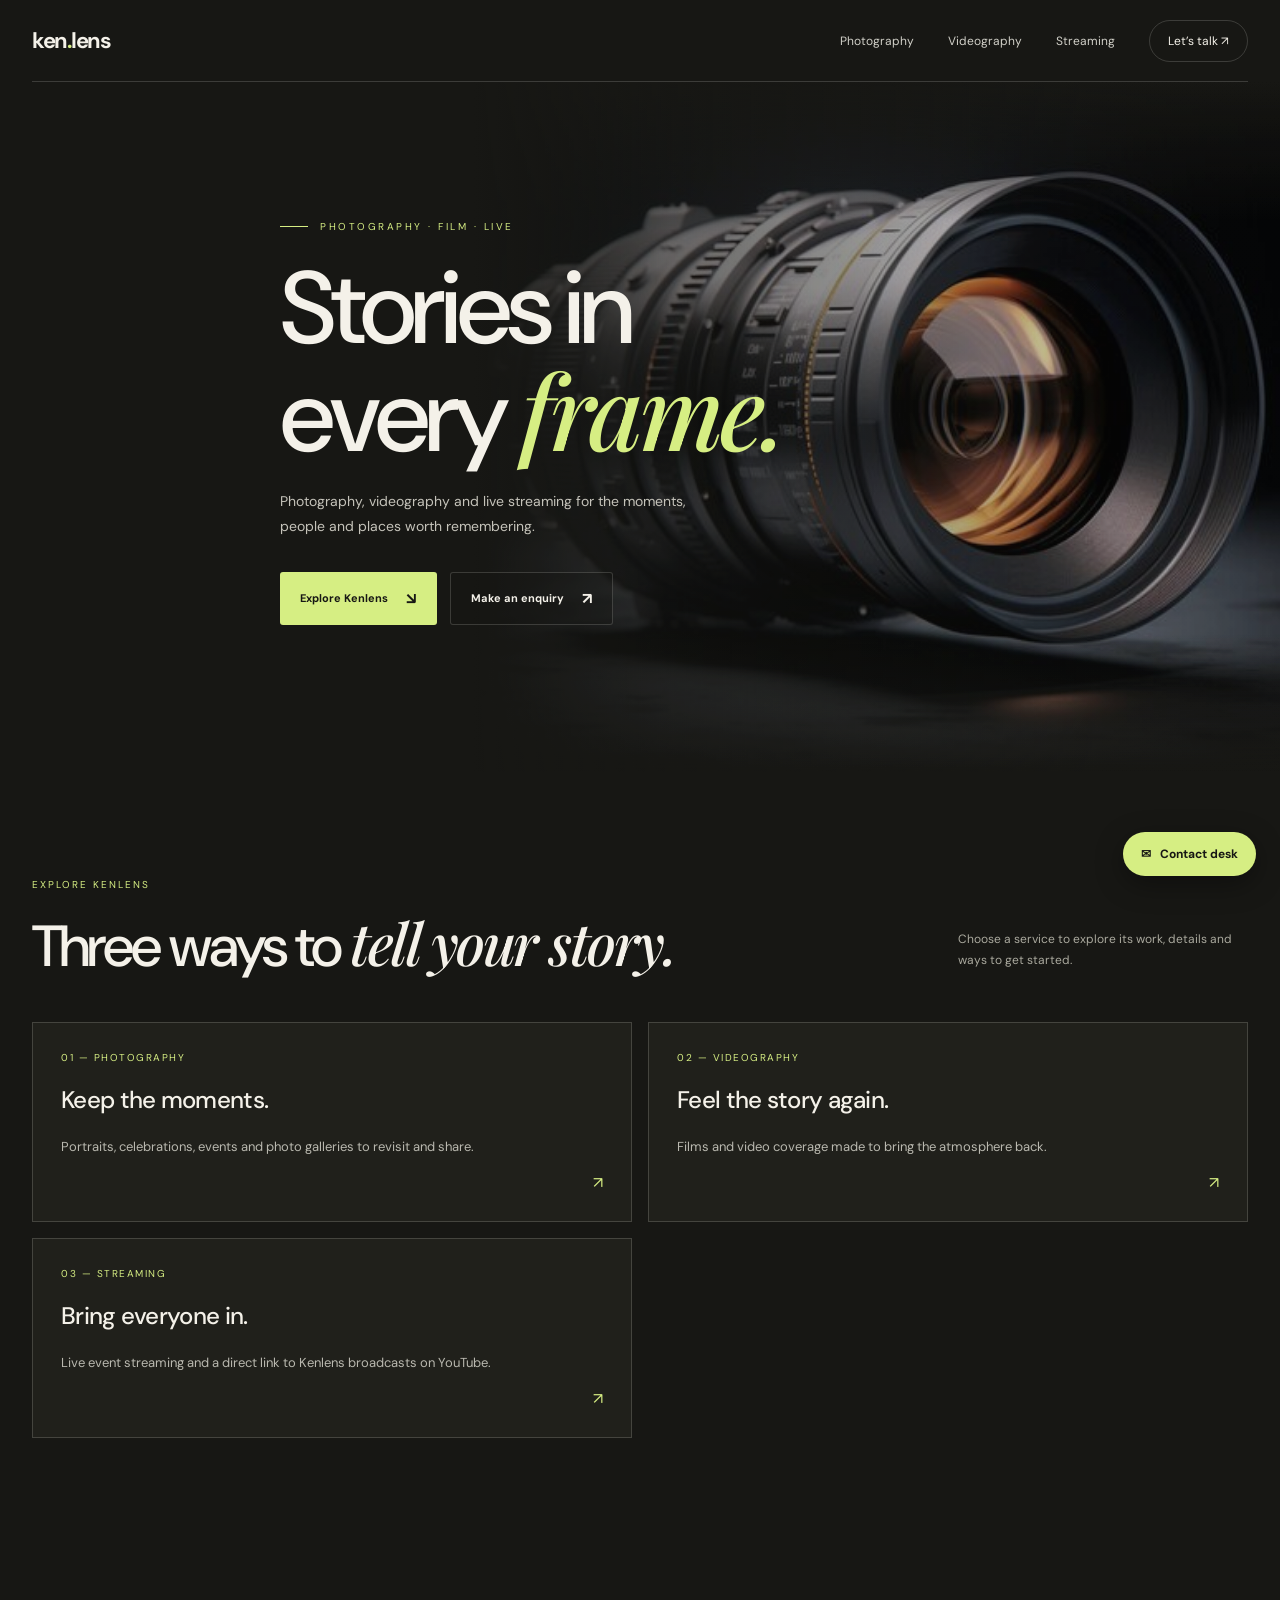
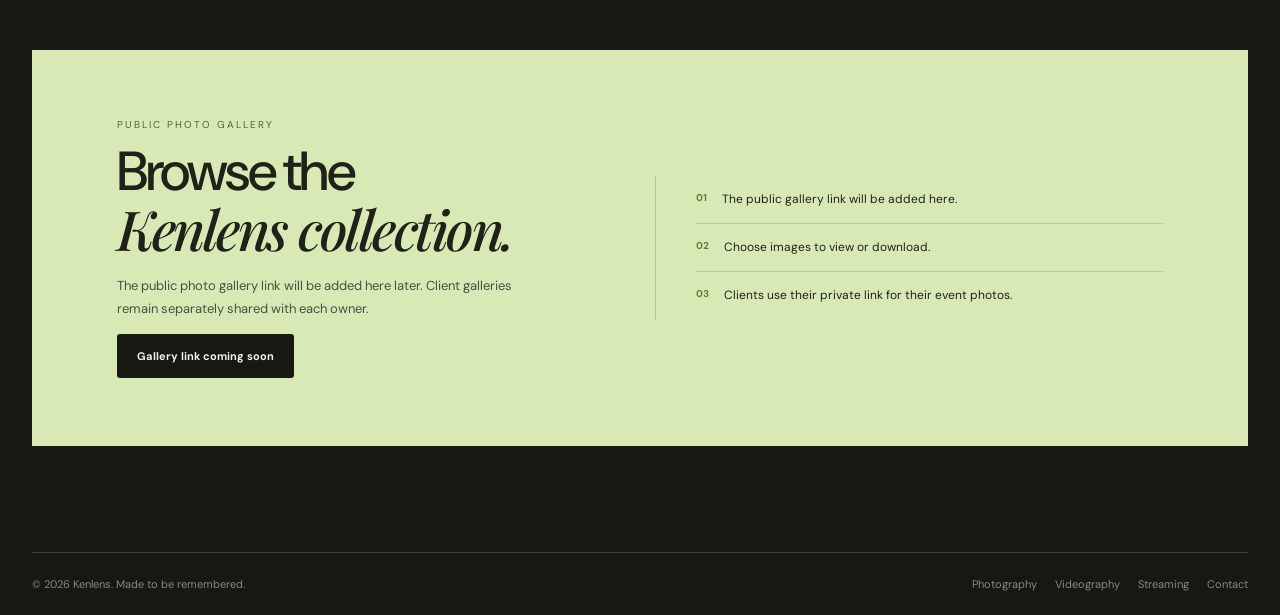
<file: index.html>
<!doctype html><html lang="en"><head><meta charset="utf-8"><meta name="viewport" content="width=device-width, initial-scale=1"><meta name="theme-color" content="#11110f"><meta name="description" content="Kenlens — photography, videography and live streaming."><title>Photography, Videography and Streaming | Kenlens</title><link rel="preconnect" href="https://fonts.googleapis.com"><link rel="preconnect" href="https://fonts.gstatic.com" crossorigin><link href="https://fonts.googleapis.com/css2?family=DM+Sans:wght@400;500;600;700&family=Playfair+Display:ital,wght@0,500;0,600;1,500;1,600&display=swap" rel="stylesheet"><link rel="stylesheet" href="styles.css"></head><body><header class="wrap topbar"><a class="brand" href="index.html">ken<span>.</span>lens</a><button class="menu-button" aria-label="Open navigation" aria-expanded="false">☰</button><nav class="nav"><a href="photography.html">Photography</a><a href="videography.html">Videography</a><a href="streaming.html">Streaming</a><a class="contact-link" href="mailto:hello@kenlens.com" data-link="email">Let’s talk ↗</a></nav></header>
<div class="contact-desk"><div class="contact-panel" id="contact-panel" aria-label="Kenlens contact options"><strong class="contact-panel-title">Choose how to reach Kenlens</strong><a class="contact-option" href="mailto:hello@kenlens.com" data-link="email">Email us ↗</a><a class="contact-option" href="photography.html#enquiry">Open enquiry form ↗</a><div class="contact-group"><strong>Call us</strong><div id="phone-numbers"></div></div><div class="contact-group"><strong>WhatsApp</strong><div id="whatsapp-numbers"></div></div></div><button class="contact-toggle" id="contact-toggle" type="button" aria-expanded="false" aria-controls="contact-panel"><span aria-hidden="true">✉</span> Contact desk</button></div><main><section class="hero"><div class="wrap hero-content"><div class="eyebrow">Photography · Film · Live</div><h1>Stories in<br>every <em>frame.</em></h1><p class="hero-copy">Photography, videography and live streaming for the moments, people and places worth remembering.</p><div class="actions"><a class="button" href="photography.html">Explore Kenlens <span class="arrow">↘</span></a><a class="button secondary" href="mailto:hello@kenlens.com" data-link="email">Make an enquiry <span class="arrow">↗</span></a></div></div></section>
<section class="section wrap"><div class="section-head"><div><div class="section-tag">Explore Kenlens</div><h2 class="section-title">Three ways to <em>tell your story.</em></h2></div><p class="subtle">Choose a service to explore its work, details and ways to get started.</p></div><div class="tile-grid"><a class="tile" href="photography.html"><div class="tile-number">01 — PHOTOGRAPHY</div><h2>Keep the moments.</h2><p>Portraits, celebrations, events and photo galleries to revisit and share.</p><span class="arrow">↗</span></a><a class="tile" href="videography.html"><div class="tile-number">02 — VIDEOGRAPHY</div><h2>Feel the story again.</h2><p>Films and video coverage made to bring the atmosphere back.</p><span class="arrow">↗</span></a><a class="tile" href="streaming.html"><div class="tile-number">03 — STREAMING</div><h2>Bring everyone in.</h2><p>Live event streaming and a direct link to Kenlens broadcasts on YouTube.</p><span class="arrow">↗</span></a></div></section>
<section class="section wrap"><div class="delivery"><div><div class="section-tag">Public photo gallery</div><h2>Browse the<br><em>Kenlens collection.</em></h2><p>The public photo gallery link will be added here later. Client galleries remain separately shared with each owner.</p><span class="button" aria-disabled="true">Gallery link coming soon</span></div><div class="steps"><div class="step"><b>01</b><span>The public gallery link will be added here.</span></div><div class="step"><b>02</b><span>Choose images to view or download.</span></div><div class="step"><b>03</b><span>Clients use their private link for their event photos.</span></div></div></div></section></main><footer class="wrap site-footer"><span>© <span data-year></span> Kenlens. Made to be remembered.</span><nav><a href="photography.html">Photography</a><a href="videography.html">Videography</a><a href="streaming.html">Streaming</a><a href="mailto:hello@kenlens.com" data-link="email">Contact</a></nav></footer><script src="script.js"></script></body></html>
</file>
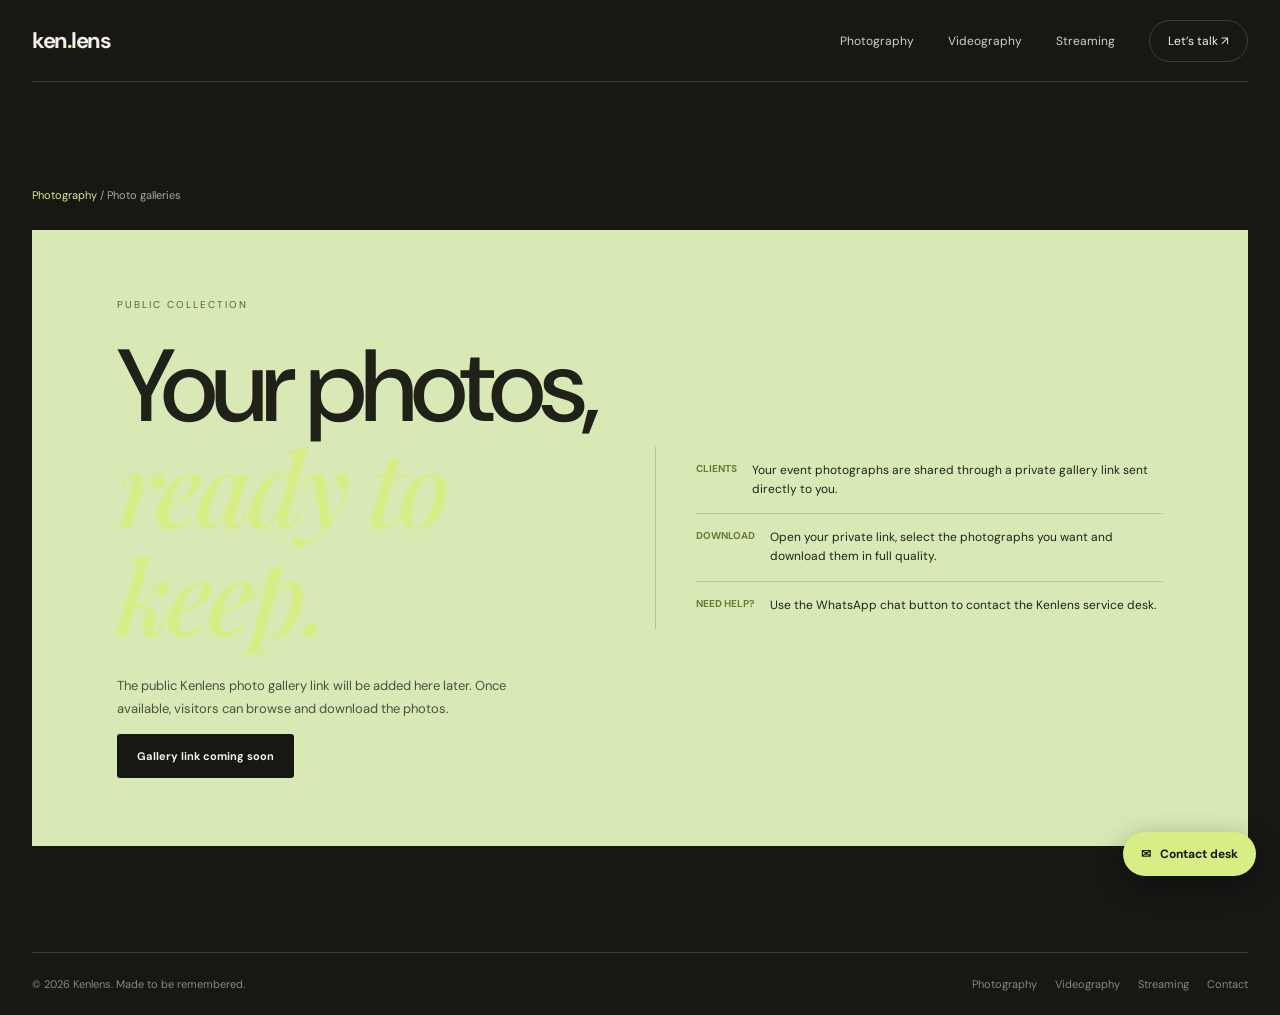
<file: photography-galleries.html>
<!doctype html><html lang="en"><head><meta charset="utf-8"><meta name="viewport" content="width=device-width, initial-scale=1"><meta name="theme-color" content="#11110f"><meta name="description" content="Kenlens — photography, videography and live streaming."><title>Photo Galleries | Kenlens</title><link rel="preconnect" href="https://fonts.googleapis.com"><link rel="preconnect" href="https://fonts.gstatic.com" crossorigin><link href="https://fonts.googleapis.com/css2?family=DM+Sans:wght@400;500;600;700&family=Playfair+Display:ital,wght@0,500;0,600;1,500;1,600&display=swap" rel="stylesheet"><link rel="stylesheet" href="styles.css"></head><body><header class="wrap topbar"><a class="brand" href="index.html">ken<span>.</span>lens</a><button class="menu-button" aria-label="Open navigation" aria-expanded="false">☰</button><nav class="nav"><a href="photography.html">Photography</a><a href="videography.html">Videography</a><a href="streaming.html">Streaming</a><a class="contact-link" href="mailto:hello@kenlens.com" data-link="email">Let’s talk ↗</a></nav></header>
<div class="contact-desk"><div class="contact-panel" id="contact-panel" aria-label="Kenlens contact options"><strong class="contact-panel-title">Choose how to reach Kenlens</strong><a class="contact-option" href="mailto:hello@kenlens.com" data-link="email">Email us ↗</a><a class="contact-option" href="photography.html#enquiry">Open enquiry form ↗</a><div class="contact-group"><strong>Call us</strong><div id="phone-numbers"></div></div><div class="contact-group"><strong>WhatsApp</strong><div id="whatsapp-numbers"></div></div></div><button class="contact-toggle" id="contact-toggle" type="button" aria-expanded="false" aria-controls="contact-panel"><span aria-hidden="true">✉</span> Contact desk</button></div><main><section class="section wrap"><div class="breadcrumb"><a href="photography.html">Photography</a> / Photo galleries</div><div class="delivery"><div><div class="section-tag">Public collection</div><h1>Your photos,<br><em>ready to keep.</em></h1><p>The public Kenlens photo gallery link will be added here later. Once available, visitors can browse and download the photos.</p><span class="button" aria-disabled="true">Gallery link coming soon</span></div><div class="steps"><div class="step"><b>CLIENTS</b><span>Your event photographs are shared through a private gallery link sent directly to you.</span></div><div class="step"><b>DOWNLOAD</b><span>Open your private link, select the photographs you want and download them in full quality.</span></div><div class="step"><b>NEED HELP?</b><span>Use the WhatsApp chat button to contact the Kenlens service desk.</span></div></div></div></section></main><footer class="wrap site-footer"><span>© <span data-year></span> Kenlens. Made to be remembered.</span><nav><a href="photography.html">Photography</a><a href="videography.html">Videography</a><a href="streaming.html">Streaming</a><a href="mailto:hello@kenlens.com" data-link="email">Contact</a></nav></footer><script src="script.js"></script></body></html>
</file>
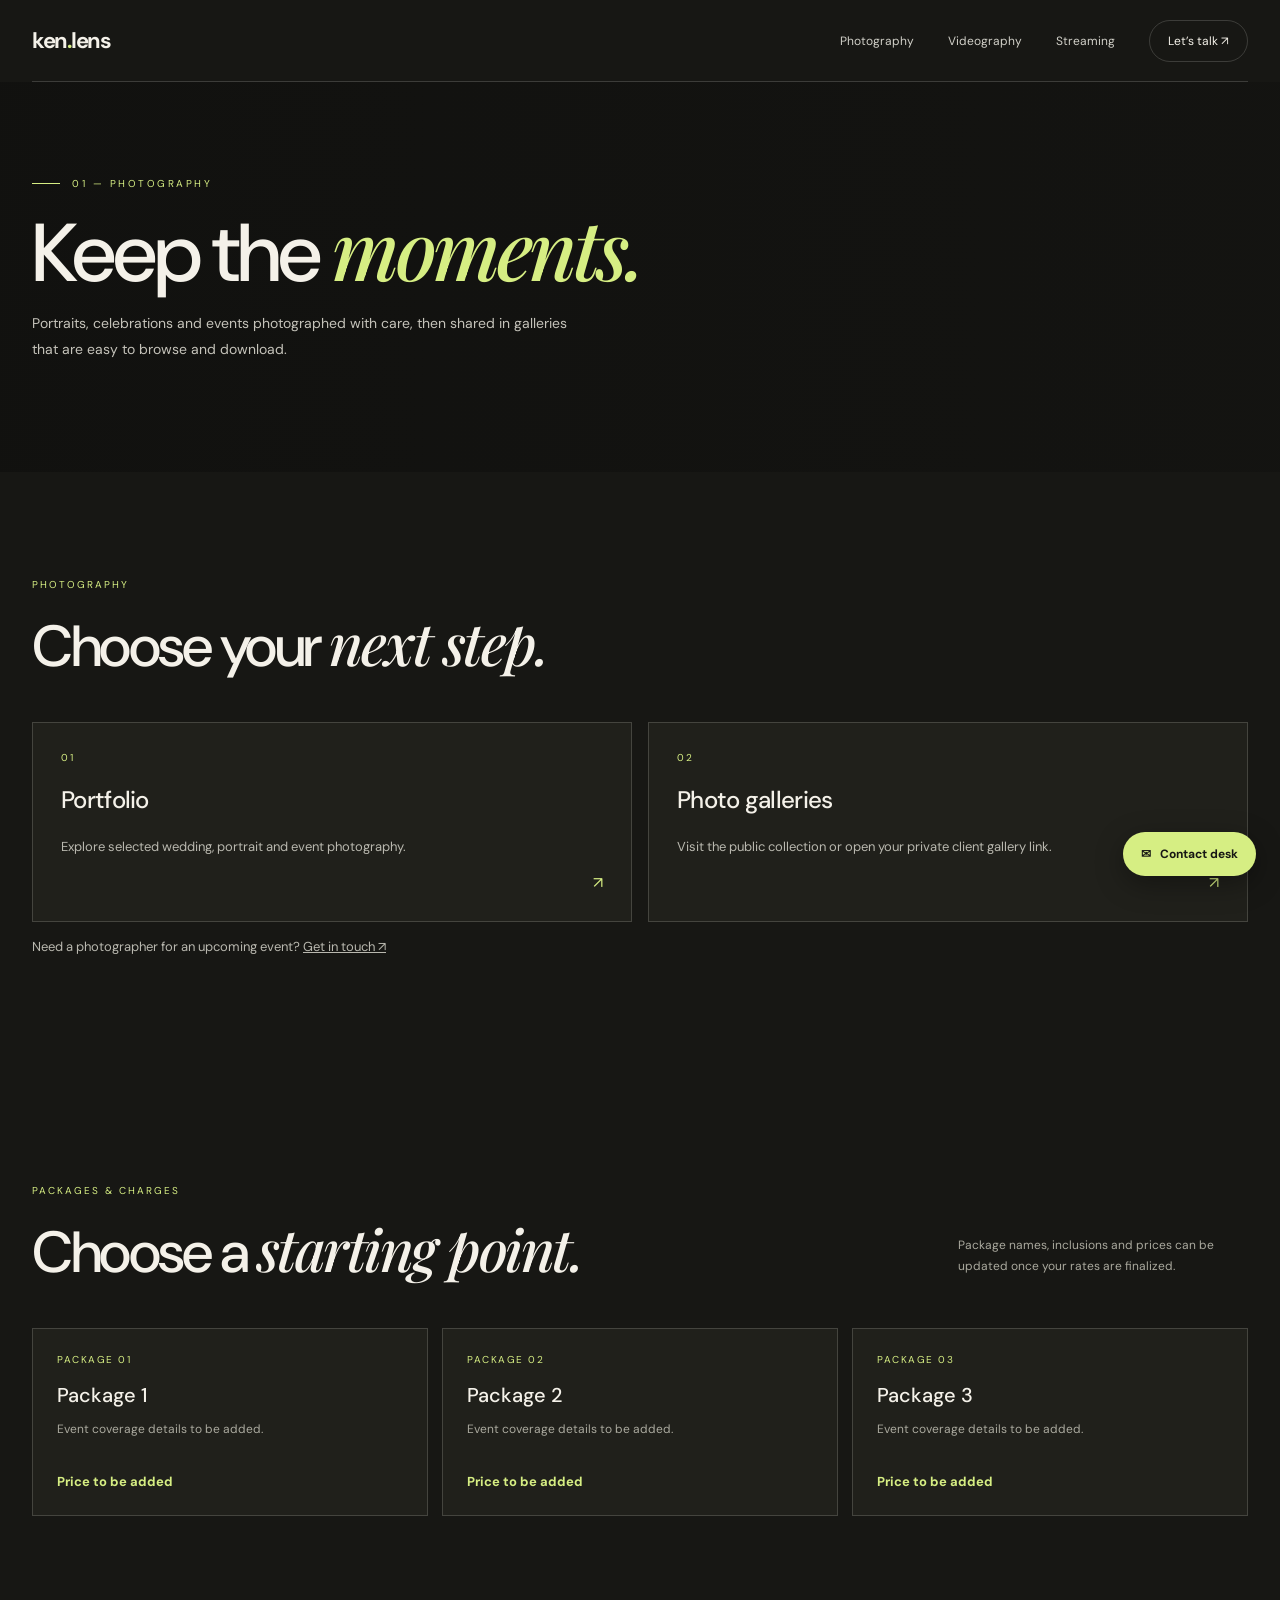
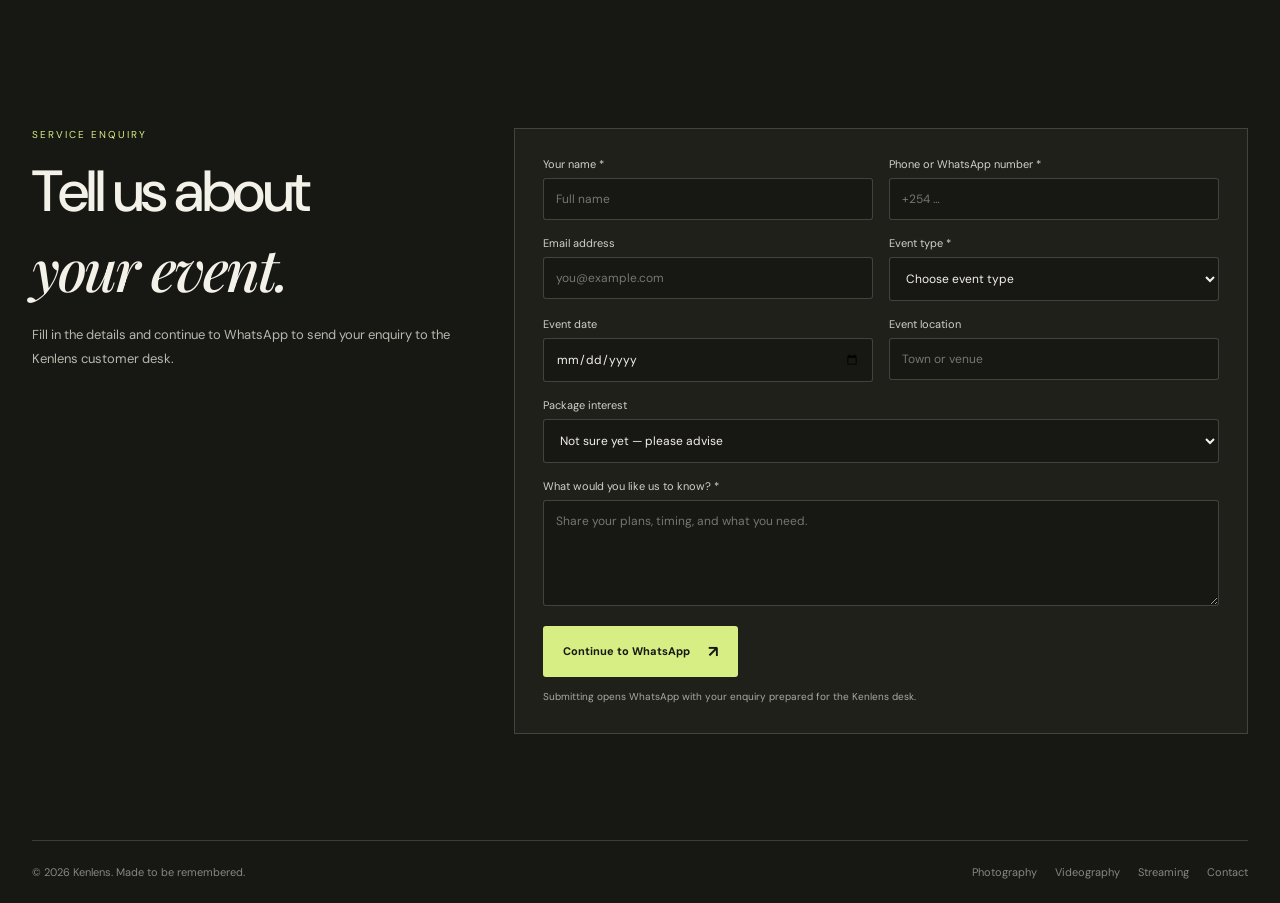
<file: photography.html>
<!doctype html><html lang="en"><head><meta charset="utf-8"><meta name="viewport" content="width=device-width, initial-scale=1"><meta name="theme-color" content="#11110f"><meta name="description" content="Kenlens — photography, videography and live streaming."><title>Photography | Kenlens</title><link rel="preconnect" href="https://fonts.googleapis.com"><link rel="preconnect" href="https://fonts.gstatic.com" crossorigin><link href="https://fonts.googleapis.com/css2?family=DM+Sans:wght@400;500;600;700&family=Playfair+Display:ital,wght@0,500;0,600;1,500;1,600&display=swap" rel="stylesheet"><link rel="stylesheet" href="styles.css"></head><body><header class="wrap topbar"><a class="brand" href="index.html">ken<span>.</span>lens</a><button class="menu-button" aria-label="Open navigation" aria-expanded="false">☰</button><nav class="nav"><a href="photography.html">Photography</a><a href="videography.html">Videography</a><a href="streaming.html">Streaming</a><a class="contact-link" href="mailto:hello@kenlens.com" data-link="email">Let’s talk ↗</a></nav></header>
<div class="contact-desk"><div class="contact-panel" id="contact-panel" aria-label="Kenlens contact options"><strong class="contact-panel-title">Choose how to reach Kenlens</strong><a class="contact-option" href="mailto:hello@kenlens.com" data-link="email">Email us ↗</a><a class="contact-option" href="photography.html#enquiry">Open enquiry form ↗</a><div class="contact-group"><strong>Call us</strong><div id="phone-numbers"></div></div><div class="contact-group"><strong>WhatsApp</strong><div id="whatsapp-numbers"></div></div></div><button class="contact-toggle" id="contact-toggle" type="button" aria-expanded="false" aria-controls="contact-panel"><span aria-hidden="true">✉</span> Contact desk</button></div><main><section class="page-hero"><div class="wrap"><div class="eyebrow">01 — Photography</div><h1>Keep the <em>moments.</em></h1><p>Portraits, celebrations and events photographed with care, then shared in galleries that are easy to browse and download.</p></div></section><section class="section wrap"><div class="section-head"><div><div class="section-tag">Photography</div><h2 class="section-title">Choose your <em>next step.</em></h2></div></div><div class="tile-grid"><a class="tile" href="photography-portfolio.html"><div class="tile-number">01</div><h2>Portfolio</h2><p>Explore selected wedding, portrait and event photography.</p><span class="arrow">↗</span></a><a class="tile" href="photography-galleries.html"><div class="tile-number">02</div><h2>Photo galleries</h2><p>Visit the public collection or open your private client gallery link.</p><span class="arrow">↗</span></a></div><p class="body-copy">Need a photographer for an upcoming event? <a href="mailto:hello@kenlens.com" data-link="email"><u>Get in touch ↗</u></a></p></section><section class="section wrap" id="packages"><div class="section-head"><div><div class="section-tag">Packages & charges</div><h2 class="section-title">Choose a <em>starting point.</em></h2></div><p class="subtle">Package names, inclusions and prices can be updated once your rates are finalized.</p></div><div class="package-grid"><article class="package-card"><div class="tile-number">PACKAGE 01</div><h3>Package 1</h3><p>Event coverage details to be added.</p><strong>Price to be added</strong></article><article class="package-card"><div class="tile-number">PACKAGE 02</div><h3>Package 2</h3><p>Event coverage details to be added.</p><strong>Price to be added</strong></article><article class="package-card"><div class="tile-number">PACKAGE 03</div><h3>Package 3</h3><p>Event coverage details to be added.</p><strong>Price to be added</strong></article></div></section>
<section class="section wrap" id="enquiry"><div class="enquiry-layout"><div><div class="section-tag">Service enquiry</div><h2 class="section-title">Tell us about<br><em>your event.</em></h2><p class="body-copy">Fill in the details and continue to WhatsApp to send your enquiry to the Kenlens customer desk.</p></div><form class="enquiry-form" data-service-enquiry="photography"><div class="form-grid"><label>Your name *<input name="Name" autocomplete="name" required placeholder="Full name"></label><label>Phone or WhatsApp number *<input name="Phone" type="tel" autocomplete="tel" required placeholder="+254 …"></label><label>Email address<input name="Email" type="email" autocomplete="email" placeholder="you@example.com"></label><label>Event type *<select name="Event type" required><option value="">Choose event type</option><option>Wedding or celebration</option><option>Portrait session</option><option>Corporate or brand photography</option><option>Other event</option></select></label><label>Event date<input name="Event date" type="date"></label><label>Event location<input name="Location" placeholder="Town or venue"></label><label class="form-wide">Package interest<select name="Package interest"><option>Not sure yet — please advise</option><option>Package 1 — details and price to be added</option><option>Package 2 — details and price to be added</option><option>Package 3 — details and price to be added</option></select></label><label class="form-wide">What would you like us to know? *<textarea name="Details" required rows="5" placeholder="Share your plans, timing, and what you need."></textarea></label></div><button class="button" type="submit">Continue to WhatsApp <span class="arrow">↗</span></button><small>Submitting opens WhatsApp with your enquiry prepared for the Kenlens desk.</small></form></div></section></main><footer class="wrap site-footer"><span>© <span data-year></span> Kenlens. Made to be remembered.</span><nav><a href="photography.html">Photography</a><a href="videography.html">Videography</a><a href="streaming.html">Streaming</a><a href="mailto:hello@kenlens.com" data-link="email">Contact</a></nav></footer><script src="script.js"></script></body></html>
</file>
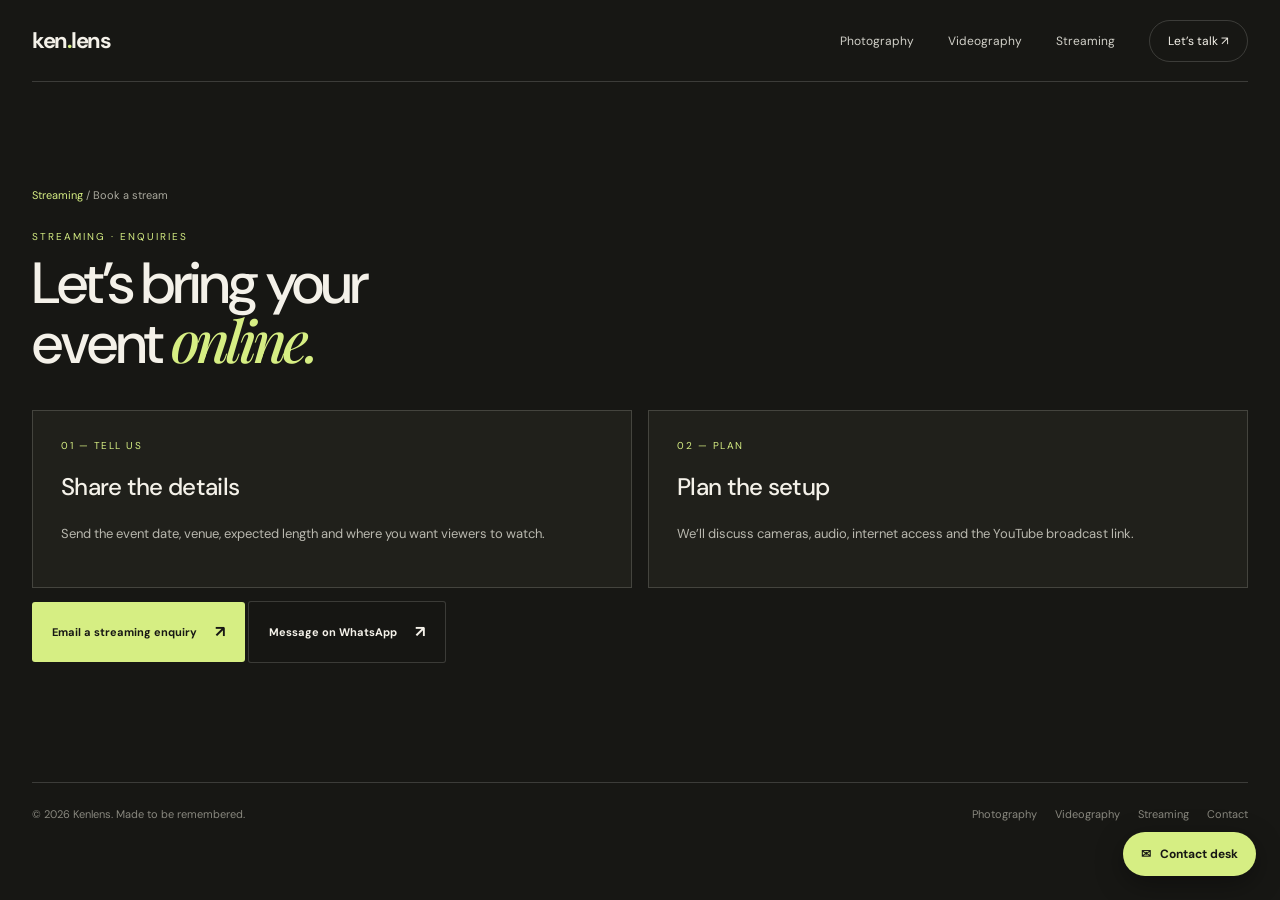
<file: streaming-booking.html>
<!doctype html><html lang="en"><head><meta charset="utf-8"><meta name="viewport" content="width=device-width, initial-scale=1"><meta name="theme-color" content="#11110f"><meta name="description" content="Kenlens — photography, videography and live streaming."><title>Book a Stream | Kenlens</title><link rel="preconnect" href="https://fonts.googleapis.com"><link rel="preconnect" href="https://fonts.gstatic.com" crossorigin><link href="https://fonts.googleapis.com/css2?family=DM+Sans:wght@400;500;600;700&family=Playfair+Display:ital,wght@0,500;0,600;1,500;1,600&display=swap" rel="stylesheet"><link rel="stylesheet" href="styles.css"></head><body><header class="wrap topbar"><a class="brand" href="index.html">ken<span>.</span>lens</a><button class="menu-button" aria-label="Open navigation" aria-expanded="false">☰</button><nav class="nav"><a href="photography.html">Photography</a><a href="videography.html">Videography</a><a href="streaming.html">Streaming</a><a class="contact-link" href="mailto:hello@kenlens.com" data-link="email">Let’s talk ↗</a></nav></header>
<div class="contact-desk"><div class="contact-panel" id="contact-panel" aria-label="Kenlens contact options"><strong class="contact-panel-title">Choose how to reach Kenlens</strong><a class="contact-option" href="mailto:hello@kenlens.com" data-link="email">Email us ↗</a><a class="contact-option" href="photography.html#enquiry">Open enquiry form ↗</a><div class="contact-group"><strong>Call us</strong><div id="phone-numbers"></div></div><div class="contact-group"><strong>WhatsApp</strong><div id="whatsapp-numbers"></div></div></div><button class="contact-toggle" id="contact-toggle" type="button" aria-expanded="false" aria-controls="contact-panel"><span aria-hidden="true">✉</span> Contact desk</button></div><main><section class="section wrap"><div class="breadcrumb"><a href="streaming.html">Streaming</a> / Book a stream</div><div class="section-head"><div><div class="section-tag">Streaming · Enquiries</div><h1 class="section-title">Let’s bring your<br>event <em>online.</em></h1></div></div><div class="tile-grid"><div class="tile"><div class="tile-number">01 — TELL US</div><h2>Share the details</h2><p>Send the event date, venue, expected length and where you want viewers to watch.</p></div><div class="tile"><div class="tile-number">02 — PLAN</div><h2>Plan the setup</h2><p>We’ll discuss cameras, audio, internet access and the YouTube broadcast link.</p></div></div><p class="body-copy"><a class="button" href="mailto:hello@kenlens.com" data-link="email">Email a streaming enquiry <span class="arrow">↗</span></a> <a class="button secondary" href="https://wa.me/254118265534" data-link="whatsapp" target="_blank" rel="noopener">Message on WhatsApp <span class="arrow">↗</span></a></p></section></main><footer class="wrap site-footer"><span>© <span data-year></span> Kenlens. Made to be remembered.</span><nav><a href="photography.html">Photography</a><a href="videography.html">Videography</a><a href="streaming.html">Streaming</a><a href="mailto:hello@kenlens.com" data-link="email">Contact</a></nav></footer><script src="script.js"></script></body></html>
</file>
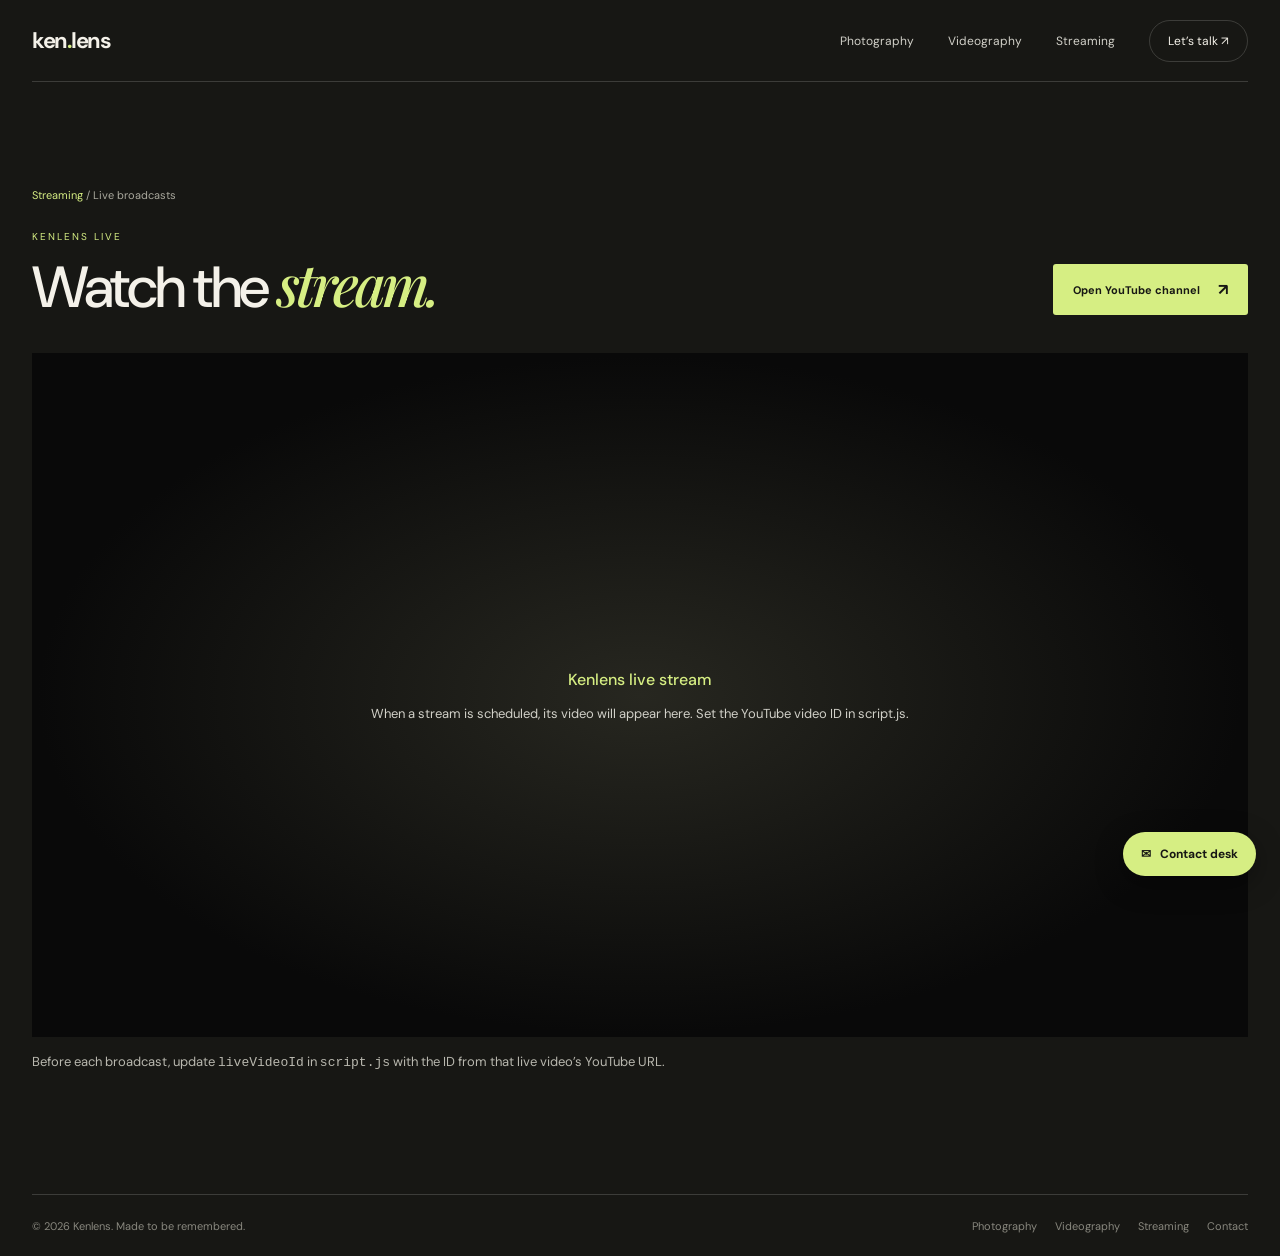
<file: streaming-live.html>
<!doctype html><html lang="en"><head><meta charset="utf-8"><meta name="viewport" content="width=device-width, initial-scale=1"><meta name="theme-color" content="#11110f"><meta name="description" content="Kenlens — photography, videography and live streaming."><title>Live Streaming | Kenlens</title><link rel="preconnect" href="https://fonts.googleapis.com"><link rel="preconnect" href="https://fonts.gstatic.com" crossorigin><link href="https://fonts.googleapis.com/css2?family=DM+Sans:wght@400;500;600;700&family=Playfair+Display:ital,wght@0,500;0,600;1,500;1,600&display=swap" rel="stylesheet"><link rel="stylesheet" href="styles.css"></head><body><header class="wrap topbar"><a class="brand" href="index.html">ken<span>.</span>lens</a><button class="menu-button" aria-label="Open navigation" aria-expanded="false">☰</button><nav class="nav"><a href="photography.html">Photography</a><a href="videography.html">Videography</a><a href="streaming.html">Streaming</a><a class="contact-link" href="mailto:hello@kenlens.com" data-link="email">Let’s talk ↗</a></nav></header>
<div class="contact-desk"><div class="contact-panel" id="contact-panel" aria-label="Kenlens contact options"><strong class="contact-panel-title">Choose how to reach Kenlens</strong><a class="contact-option" href="mailto:hello@kenlens.com" data-link="email">Email us ↗</a><a class="contact-option" href="photography.html#enquiry">Open enquiry form ↗</a><div class="contact-group"><strong>Call us</strong><div id="phone-numbers"></div></div><div class="contact-group"><strong>WhatsApp</strong><div id="whatsapp-numbers"></div></div></div><button class="contact-toggle" id="contact-toggle" type="button" aria-expanded="false" aria-controls="contact-panel"><span aria-hidden="true">✉</span> Contact desk</button></div><main><section class="section wrap"><div class="breadcrumb"><a href="streaming.html">Streaming</a> / Live broadcasts</div><div class="section-head"><div><div class="section-tag">Kenlens live</div><h1 class="section-title">Watch the <em>stream.</em></h1></div><a class="button" href="https://www.youtube.com/" data-link="youtube" target="_blank" rel="noopener">Open YouTube channel <span class="arrow">↗</span></a></div><div class="live-embed"><iframe title="Kenlens YouTube live stream" src="about:blank" allow="accelerometer; autoplay; clipboard-write; encrypted-media; gyroscope; picture-in-picture; web-share" referrerpolicy="strict-origin-when-cross-origin" allowfullscreen></iframe><div class="live-placeholder"><strong>Kenlens live stream</strong><span>When a stream is scheduled, its video will appear here. Set the YouTube video ID in script.js.</span></div></div><p class="body-copy">Before each broadcast, update <code>liveVideoId</code> in <code>script.js</code> with the ID from that live video’s YouTube URL.</p></section></main><footer class="wrap site-footer"><span>© <span data-year></span> Kenlens. Made to be remembered.</span><nav><a href="photography.html">Photography</a><a href="videography.html">Videography</a><a href="streaming.html">Streaming</a><a href="mailto:hello@kenlens.com" data-link="email">Contact</a></nav></footer><script src="script.js"></script></body></html>
</file>
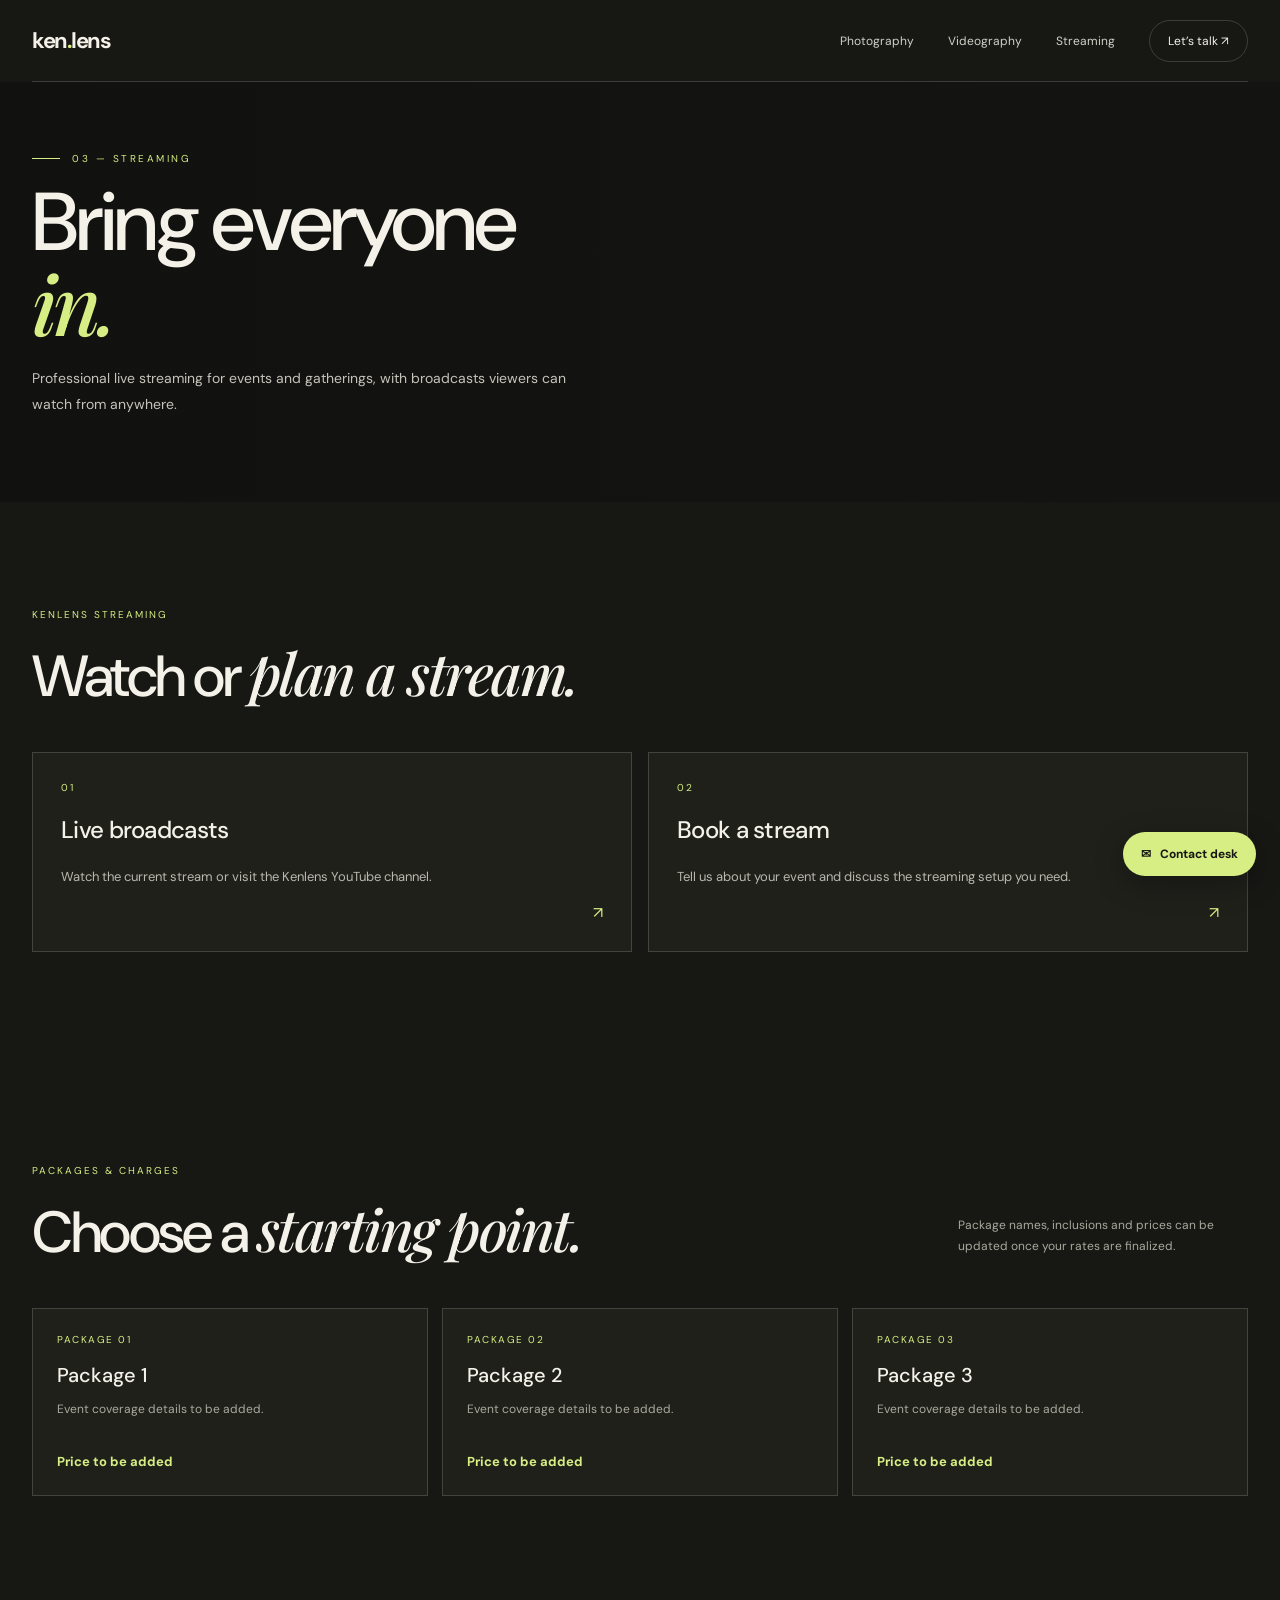
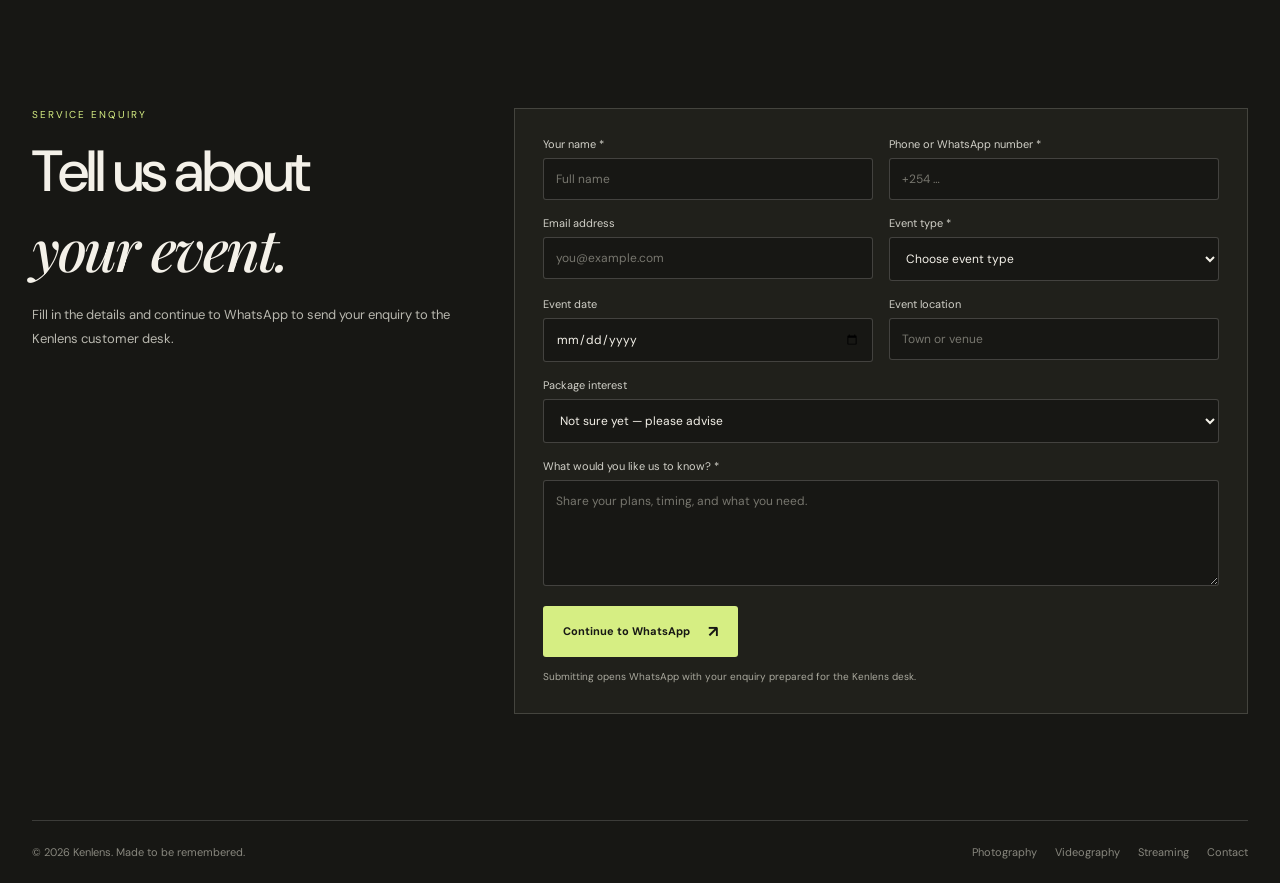
<file: streaming.html>
<!doctype html><html lang="en"><head><meta charset="utf-8"><meta name="viewport" content="width=device-width, initial-scale=1"><meta name="theme-color" content="#11110f"><meta name="description" content="Kenlens — photography, videography and live streaming."><title>Streaming | Kenlens</title><link rel="preconnect" href="https://fonts.googleapis.com"><link rel="preconnect" href="https://fonts.gstatic.com" crossorigin><link href="https://fonts.googleapis.com/css2?family=DM+Sans:wght@400;500;600;700&family=Playfair+Display:ital,wght@0,500;0,600;1,500;1,600&display=swap" rel="stylesheet"><link rel="stylesheet" href="styles.css"></head><body><header class="wrap topbar"><a class="brand" href="index.html">ken<span>.</span>lens</a><button class="menu-button" aria-label="Open navigation" aria-expanded="false">☰</button><nav class="nav"><a href="photography.html">Photography</a><a href="videography.html">Videography</a><a href="streaming.html">Streaming</a><a class="contact-link" href="mailto:hello@kenlens.com" data-link="email">Let’s talk ↗</a></nav></header>
<div class="contact-desk"><div class="contact-panel" id="contact-panel" aria-label="Kenlens contact options"><strong class="contact-panel-title">Choose how to reach Kenlens</strong><a class="contact-option" href="mailto:hello@kenlens.com" data-link="email">Email us ↗</a><a class="contact-option" href="photography.html#enquiry">Open enquiry form ↗</a><div class="contact-group"><strong>Call us</strong><div id="phone-numbers"></div></div><div class="contact-group"><strong>WhatsApp</strong><div id="whatsapp-numbers"></div></div></div><button class="contact-toggle" id="contact-toggle" type="button" aria-expanded="false" aria-controls="contact-panel"><span aria-hidden="true">✉</span> Contact desk</button></div><main><section class="page-hero stream"><div class="wrap"><div class="eyebrow">03 — Streaming</div><h1>Bring everyone<br><em>in.</em></h1><p>Professional live streaming for events and gatherings, with broadcasts viewers can watch from anywhere.</p></div></section><section class="section wrap"><div class="section-head"><div><div class="section-tag">Kenlens Streaming</div><h2 class="section-title">Watch or <em>plan a stream.</em></h2></div></div><div class="tile-grid"><a class="tile" href="streaming-live.html"><div class="tile-number">01</div><h2>Live broadcasts</h2><p>Watch the current stream or visit the Kenlens YouTube channel.</p><span class="arrow">↗</span></a><a class="tile" href="streaming-booking.html"><div class="tile-number">02</div><h2>Book a stream</h2><p>Tell us about your event and discuss the streaming setup you need.</p><span class="arrow">↗</span></a></div></section><section class="section wrap" id="packages"><div class="section-head"><div><div class="section-tag">Packages & charges</div><h2 class="section-title">Choose a <em>starting point.</em></h2></div><p class="subtle">Package names, inclusions and prices can be updated once your rates are finalized.</p></div><div class="package-grid"><article class="package-card"><div class="tile-number">PACKAGE 01</div><h3>Package 1</h3><p>Event coverage details to be added.</p><strong>Price to be added</strong></article><article class="package-card"><div class="tile-number">PACKAGE 02</div><h3>Package 2</h3><p>Event coverage details to be added.</p><strong>Price to be added</strong></article><article class="package-card"><div class="tile-number">PACKAGE 03</div><h3>Package 3</h3><p>Event coverage details to be added.</p><strong>Price to be added</strong></article></div></section>
<section class="section wrap" id="enquiry"><div class="enquiry-layout"><div><div class="section-tag">Service enquiry</div><h2 class="section-title">Tell us about<br><em>your event.</em></h2><p class="body-copy">Fill in the details and continue to WhatsApp to send your enquiry to the Kenlens customer desk.</p></div><form class="enquiry-form" data-service-enquiry="streaming"><div class="form-grid"><label>Your name *<input name="Name" autocomplete="name" required placeholder="Full name"></label><label>Phone or WhatsApp number *<input name="Phone" type="tel" autocomplete="tel" required placeholder="+254 …"></label><label>Email address<input name="Email" type="email" autocomplete="email" placeholder="you@example.com"></label><label>Event type *<select name="Event type" required><option value="">Choose event type</option><option>Wedding or celebration</option><option>Conference or meeting</option><option>Community event</option><option>Concert or performance</option><option>Other live event</option></select></label><label>Event date<input name="Event date" type="date"></label><label>Event location<input name="Location" placeholder="Town or venue"></label><label class="form-wide">Package interest<select name="Package interest"><option>Not sure yet — please advise</option><option>Package 1 — details and price to be added</option><option>Package 2 — details and price to be added</option><option>Package 3 — details and price to be added</option></select></label><label class="form-wide">What would you like us to know? *<textarea name="Details" required rows="5" placeholder="Share your plans, timing, and what you need."></textarea></label></div><button class="button" type="submit">Continue to WhatsApp <span class="arrow">↗</span></button><small>Submitting opens WhatsApp with your enquiry prepared for the Kenlens desk.</small></form></div></section></main><footer class="wrap site-footer"><span>© <span data-year></span> Kenlens. Made to be remembered.</span><nav><a href="photography.html">Photography</a><a href="videography.html">Videography</a><a href="streaming.html">Streaming</a><a href="mailto:hello@kenlens.com" data-link="email">Contact</a></nav></footer><script src="script.js"></script></body></html>
</file>
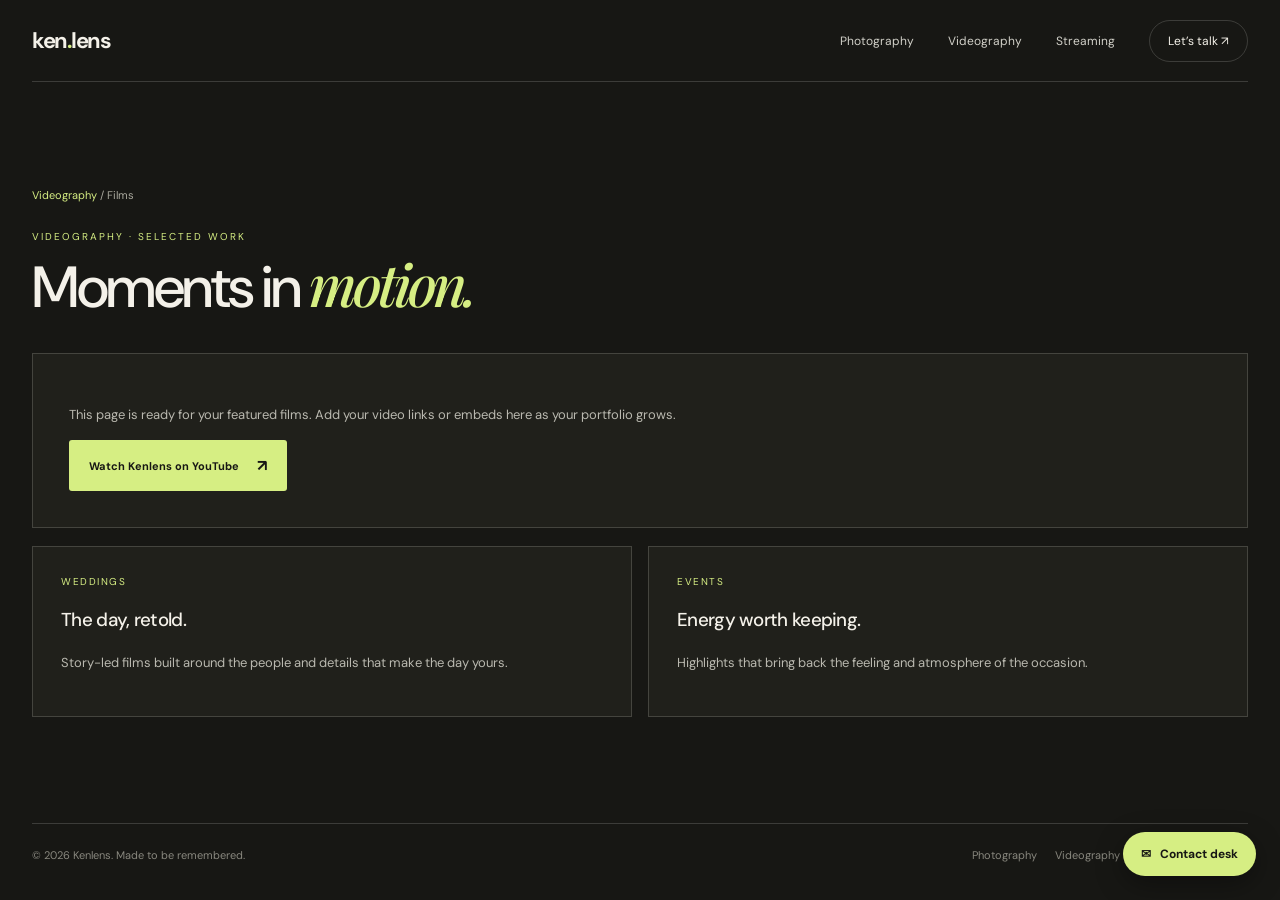
<file: videography-films.html>
<!doctype html><html lang="en"><head><meta charset="utf-8"><meta name="viewport" content="width=device-width, initial-scale=1"><meta name="theme-color" content="#11110f"><meta name="description" content="Kenlens — photography, videography and live streaming."><title>Films and Highlights | Kenlens</title><link rel="preconnect" href="https://fonts.googleapis.com"><link rel="preconnect" href="https://fonts.gstatic.com" crossorigin><link href="https://fonts.googleapis.com/css2?family=DM+Sans:wght@400;500;600;700&family=Playfair+Display:ital,wght@0,500;0,600;1,500;1,600&display=swap" rel="stylesheet"><link rel="stylesheet" href="styles.css"></head><body><header class="wrap topbar"><a class="brand" href="index.html">ken<span>.</span>lens</a><button class="menu-button" aria-label="Open navigation" aria-expanded="false">☰</button><nav class="nav"><a href="photography.html">Photography</a><a href="videography.html">Videography</a><a href="streaming.html">Streaming</a><a class="contact-link" href="mailto:hello@kenlens.com" data-link="email">Let’s talk ↗</a></nav></header>
<div class="contact-desk"><div class="contact-panel" id="contact-panel" aria-label="Kenlens contact options"><strong class="contact-panel-title">Choose how to reach Kenlens</strong><a class="contact-option" href="mailto:hello@kenlens.com" data-link="email">Email us ↗</a><a class="contact-option" href="photography.html#enquiry">Open enquiry form ↗</a><div class="contact-group"><strong>Call us</strong><div id="phone-numbers"></div></div><div class="contact-group"><strong>WhatsApp</strong><div id="whatsapp-numbers"></div></div></div><button class="contact-toggle" id="contact-toggle" type="button" aria-expanded="false" aria-controls="contact-panel"><span aria-hidden="true">✉</span> Contact desk</button></div><main><section class="section wrap"><div class="breadcrumb"><a href="videography.html">Videography</a> / Films</div><div class="section-head"><div><div class="section-tag">Videography · Selected work</div><h1 class="section-title">Moments in <em>motion.</em></h1></div></div><div class="content-panel"><p class="body-copy">This page is ready for your featured films. Add your video links or embeds here as your portfolio grows.</p><a class="button" href="https://www.youtube.com/" data-link="youtube" target="_blank" rel="noopener">Watch Kenlens on YouTube <span class="arrow">↗</span></a></div><div class="tile-grid" style="margin-top:18px"><div class="tile"><div class="tile-number">WEDDINGS</div><h3>The day, retold.</h3><p>Story-led films built around the people and details that make the day yours.</p></div><div class="tile"><div class="tile-number">EVENTS</div><h3>Energy worth keeping.</h3><p>Highlights that bring back the feeling and atmosphere of the occasion.</p></div></div></section></main><footer class="wrap site-footer"><span>© <span data-year></span> Kenlens. Made to be remembered.</span><nav><a href="photography.html">Photography</a><a href="videography.html">Videography</a><a href="streaming.html">Streaming</a><a href="mailto:hello@kenlens.com" data-link="email">Contact</a></nav></footer><script src="script.js"></script></body></html>
</file>
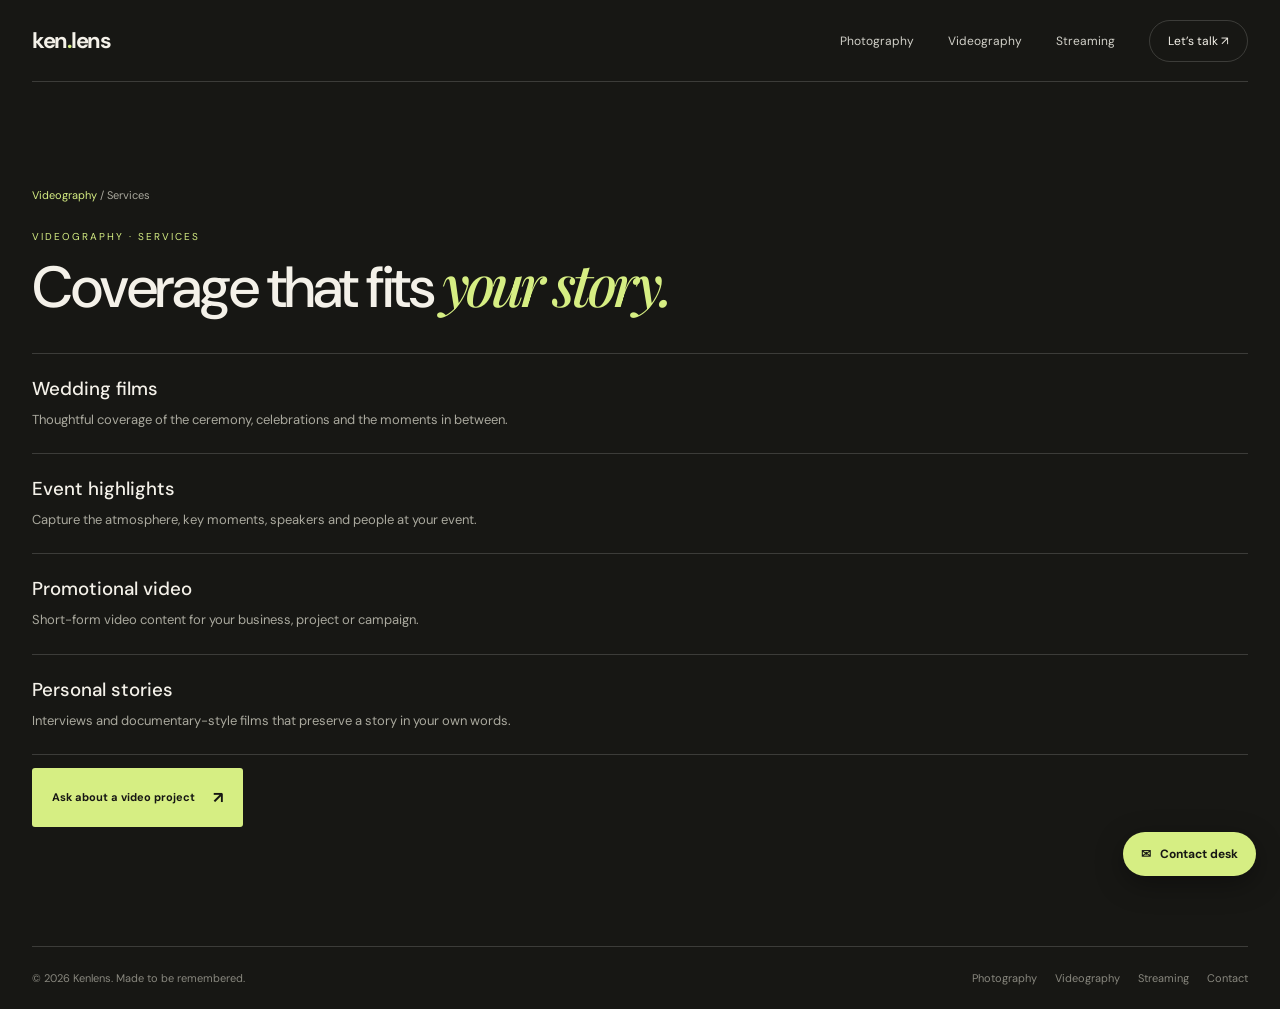
<file: videography-services.html>
<!doctype html><html lang="en"><head><meta charset="utf-8"><meta name="viewport" content="width=device-width, initial-scale=1"><meta name="theme-color" content="#11110f"><meta name="description" content="Kenlens — photography, videography and live streaming."><title>Videography Services | Kenlens</title><link rel="preconnect" href="https://fonts.googleapis.com"><link rel="preconnect" href="https://fonts.gstatic.com" crossorigin><link href="https://fonts.googleapis.com/css2?family=DM+Sans:wght@400;500;600;700&family=Playfair+Display:ital,wght@0,500;0,600;1,500;1,600&display=swap" rel="stylesheet"><link rel="stylesheet" href="styles.css"></head><body><header class="wrap topbar"><a class="brand" href="index.html">ken<span>.</span>lens</a><button class="menu-button" aria-label="Open navigation" aria-expanded="false">☰</button><nav class="nav"><a href="photography.html">Photography</a><a href="videography.html">Videography</a><a href="streaming.html">Streaming</a><a class="contact-link" href="mailto:hello@kenlens.com" data-link="email">Let’s talk ↗</a></nav></header>
<div class="contact-desk"><div class="contact-panel" id="contact-panel" aria-label="Kenlens contact options"><strong class="contact-panel-title">Choose how to reach Kenlens</strong><a class="contact-option" href="mailto:hello@kenlens.com" data-link="email">Email us ↗</a><a class="contact-option" href="photography.html#enquiry">Open enquiry form ↗</a><div class="contact-group"><strong>Call us</strong><div id="phone-numbers"></div></div><div class="contact-group"><strong>WhatsApp</strong><div id="whatsapp-numbers"></div></div></div><button class="contact-toggle" id="contact-toggle" type="button" aria-expanded="false" aria-controls="contact-panel"><span aria-hidden="true">✉</span> Contact desk</button></div><main><section class="section wrap"><div class="breadcrumb"><a href="videography.html">Videography</a> / Services</div><div class="section-head"><div><div class="section-tag">Videography · Services</div><h1 class="section-title">Coverage that fits <em>your story.</em></h1></div></div><div class="service-list"><article><h3>Wedding films</h3><p>Thoughtful coverage of the ceremony, celebrations and the moments in between.</p></article><article><h3>Event highlights</h3><p>Capture the atmosphere, key moments, speakers and people at your event.</p></article><article><h3>Promotional video</h3><p>Short-form video content for your business, project or campaign.</p></article><article><h3>Personal stories</h3><p>Interviews and documentary-style films that preserve a story in your own words.</p></article></div><p class="body-copy"><a class="button" href="mailto:hello@kenlens.com" data-link="email">Ask about a video project <span class="arrow">↗</span></a></p></section></main><footer class="wrap site-footer"><span>© <span data-year></span> Kenlens. Made to be remembered.</span><nav><a href="photography.html">Photography</a><a href="videography.html">Videography</a><a href="streaming.html">Streaming</a><a href="mailto:hello@kenlens.com" data-link="email">Contact</a></nav></footer><script src="script.js"></script></body></html>
</file>
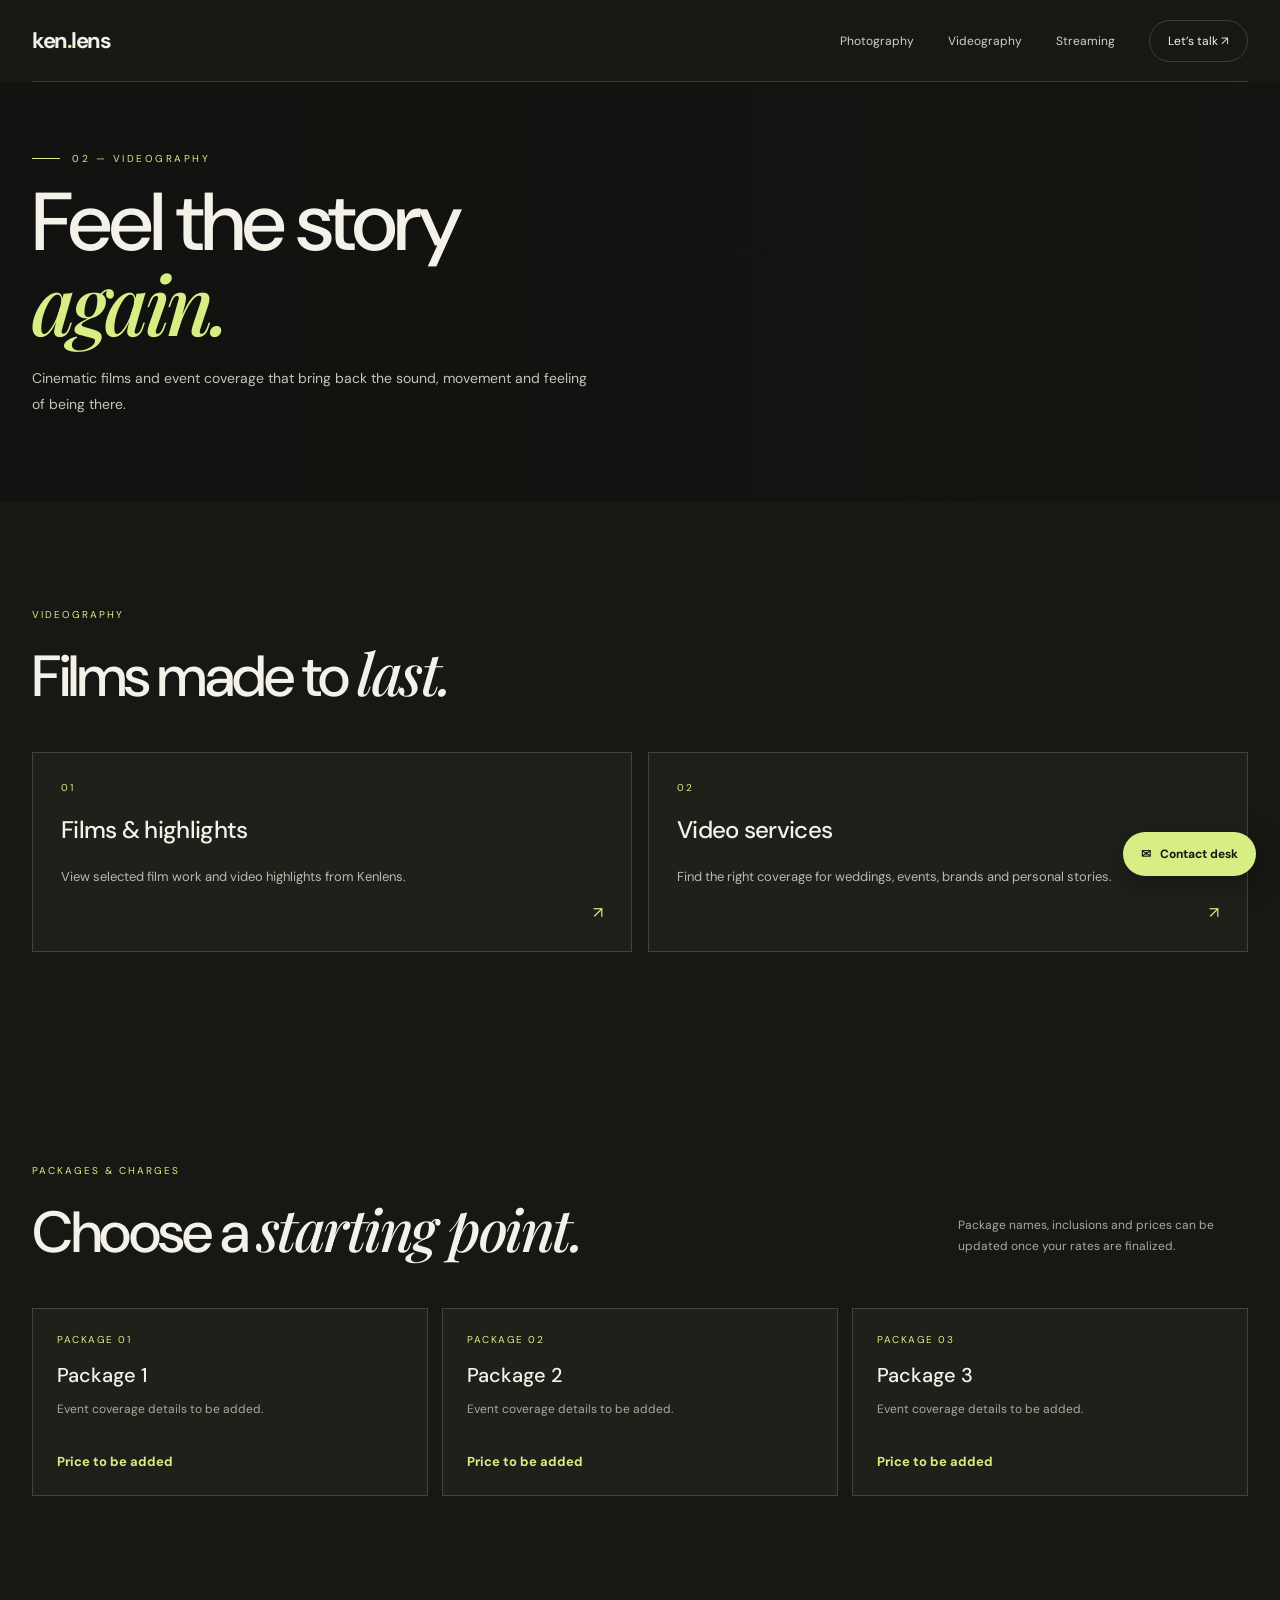
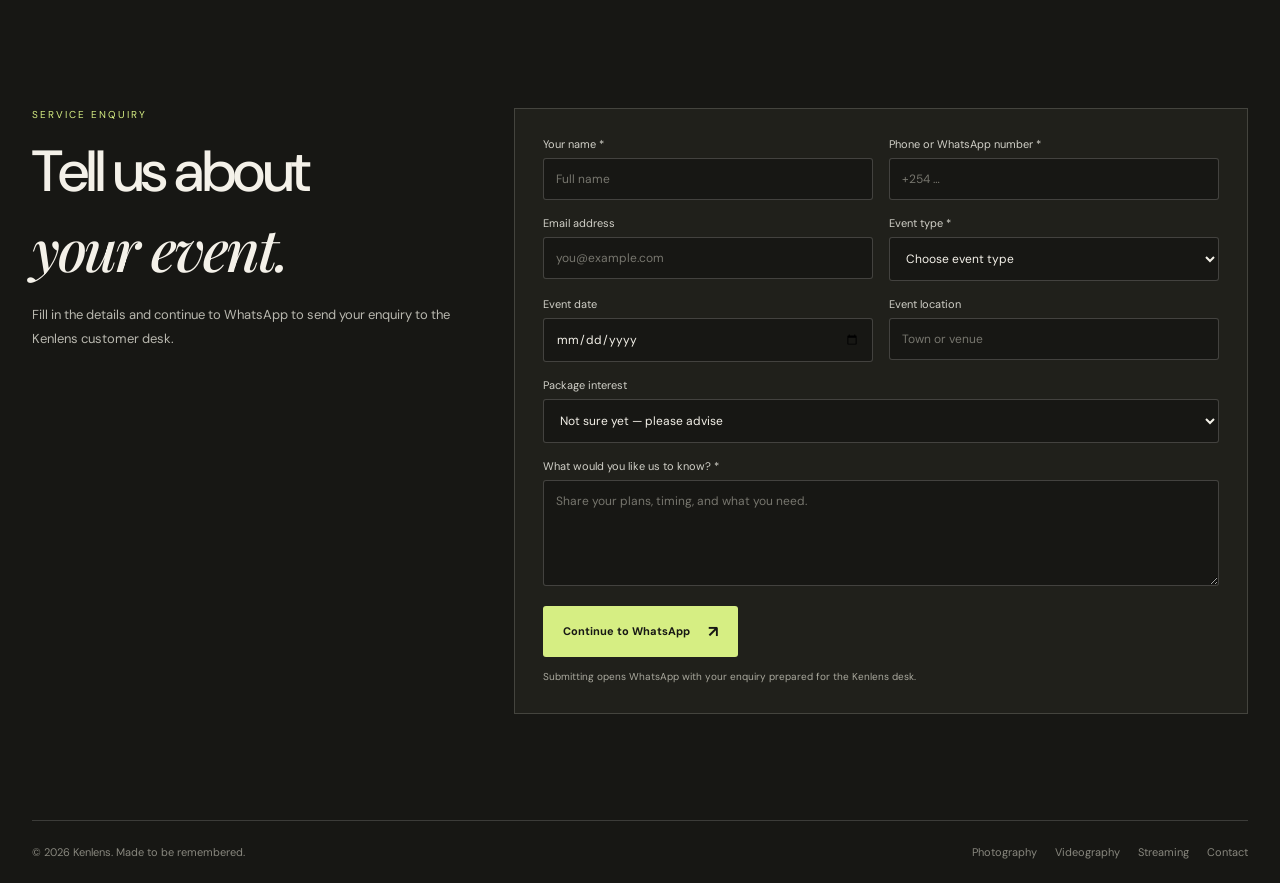
<file: videography.html>
<!doctype html><html lang="en"><head><meta charset="utf-8"><meta name="viewport" content="width=device-width, initial-scale=1"><meta name="theme-color" content="#11110f"><meta name="description" content="Kenlens — photography, videography and live streaming."><title>Videography | Kenlens</title><link rel="preconnect" href="https://fonts.googleapis.com"><link rel="preconnect" href="https://fonts.gstatic.com" crossorigin><link href="https://fonts.googleapis.com/css2?family=DM+Sans:wght@400;500;600;700&family=Playfair+Display:ital,wght@0,500;0,600;1,500;1,600&display=swap" rel="stylesheet"><link rel="stylesheet" href="styles.css"></head><body><header class="wrap topbar"><a class="brand" href="index.html">ken<span>.</span>lens</a><button class="menu-button" aria-label="Open navigation" aria-expanded="false">☰</button><nav class="nav"><a href="photography.html">Photography</a><a href="videography.html">Videography</a><a href="streaming.html">Streaming</a><a class="contact-link" href="mailto:hello@kenlens.com" data-link="email">Let’s talk ↗</a></nav></header>
<div class="contact-desk"><div class="contact-panel" id="contact-panel" aria-label="Kenlens contact options"><strong class="contact-panel-title">Choose how to reach Kenlens</strong><a class="contact-option" href="mailto:hello@kenlens.com" data-link="email">Email us ↗</a><a class="contact-option" href="photography.html#enquiry">Open enquiry form ↗</a><div class="contact-group"><strong>Call us</strong><div id="phone-numbers"></div></div><div class="contact-group"><strong>WhatsApp</strong><div id="whatsapp-numbers"></div></div></div><button class="contact-toggle" id="contact-toggle" type="button" aria-expanded="false" aria-controls="contact-panel"><span aria-hidden="true">✉</span> Contact desk</button></div><main><section class="page-hero video"><div class="wrap"><div class="eyebrow">02 — Videography</div><h1>Feel the story<br><em>again.</em></h1><p>Cinematic films and event coverage that bring back the sound, movement and feeling of being there.</p></div></section><section class="section wrap"><div class="section-head"><div><div class="section-tag">Videography</div><h2 class="section-title">Films made to <em>last.</em></h2></div></div><div class="tile-grid"><a class="tile" href="videography-films.html"><div class="tile-number">01</div><h2>Films & highlights</h2><p>View selected film work and video highlights from Kenlens.</p><span class="arrow">↗</span></a><a class="tile" href="videography-services.html"><div class="tile-number">02</div><h2>Video services</h2><p>Find the right coverage for weddings, events, brands and personal stories.</p><span class="arrow">↗</span></a></div></section><section class="section wrap" id="packages"><div class="section-head"><div><div class="section-tag">Packages & charges</div><h2 class="section-title">Choose a <em>starting point.</em></h2></div><p class="subtle">Package names, inclusions and prices can be updated once your rates are finalized.</p></div><div class="package-grid"><article class="package-card"><div class="tile-number">PACKAGE 01</div><h3>Package 1</h3><p>Event coverage details to be added.</p><strong>Price to be added</strong></article><article class="package-card"><div class="tile-number">PACKAGE 02</div><h3>Package 2</h3><p>Event coverage details to be added.</p><strong>Price to be added</strong></article><article class="package-card"><div class="tile-number">PACKAGE 03</div><h3>Package 3</h3><p>Event coverage details to be added.</p><strong>Price to be added</strong></article></div></section>
<section class="section wrap" id="enquiry"><div class="enquiry-layout"><div><div class="section-tag">Service enquiry</div><h2 class="section-title">Tell us about<br><em>your event.</em></h2><p class="body-copy">Fill in the details and continue to WhatsApp to send your enquiry to the Kenlens customer desk.</p></div><form class="enquiry-form" data-service-enquiry="videography"><div class="form-grid"><label>Your name *<input name="Name" autocomplete="name" required placeholder="Full name"></label><label>Phone or WhatsApp number *<input name="Phone" type="tel" autocomplete="tel" required placeholder="+254 …"></label><label>Email address<input name="Email" type="email" autocomplete="email" placeholder="you@example.com"></label><label>Event type *<select name="Event type" required><option value="">Choose event type</option><option>Wedding film</option><option>Event highlights</option><option>Promotional video</option><option>Interview or personal story</option><option>Other</option></select></label><label>Event date<input name="Event date" type="date"></label><label>Event location<input name="Location" placeholder="Town or venue"></label><label class="form-wide">Package interest<select name="Package interest"><option>Not sure yet — please advise</option><option>Package 1 — details and price to be added</option><option>Package 2 — details and price to be added</option><option>Package 3 — details and price to be added</option></select></label><label class="form-wide">What would you like us to know? *<textarea name="Details" required rows="5" placeholder="Share your plans, timing, and what you need."></textarea></label></div><button class="button" type="submit">Continue to WhatsApp <span class="arrow">↗</span></button><small>Submitting opens WhatsApp with your enquiry prepared for the Kenlens desk.</small></form></div></section></main><footer class="wrap site-footer"><span>© <span data-year></span> Kenlens. Made to be remembered.</span><nav><a href="photography.html">Photography</a><a href="videography.html">Videography</a><a href="streaming.html">Streaming</a><a href="mailto:hello@kenlens.com" data-link="email">Contact</a></nav></footer><script src="script.js"></script></body></html>
</file>
<file: styles.css>
:root{--ink:#171714;--paper:#f4f1e9;--muted:#aaa99e;--lime:#d6ee83;--line:rgba(244,241,233,.17);--serif:'Playfair Display',Georgia,serif;--sans:'DM Sans',Arial,sans-serif}*{box-sizing:border-box}html{scroll-behavior:smooth}body{margin:0;background:var(--ink);color:var(--paper);font-family:var(--sans);-webkit-font-smoothing:antialiased}a{color:inherit;text-decoration:none}button{font:inherit}.wrap{width:min(1240px,calc(100% - 64px));margin:auto}.topbar{height:82px;display:flex;align-items:center;justify-content:space-between;border-bottom:1px solid var(--line)}.brand{font-size:22px;letter-spacing:-1.3px;font-weight:700}.brand span{color:var(--lime)}.nav{display:flex;gap:34px;align-items:center;font-size:12px;color:#d1d0c8}.nav a{transition:color .2s}.nav a:hover{color:var(--lime)}.nav .contact-link{border:1px solid var(--line);padding:12px 18px;border-radius:30px;color:var(--paper)}.menu-button{display:none;background:none;color:var(--paper);border:0;font-size:24px}.hero{position:relative;min-height:690px;display:flex;align-items:center;overflow:hidden}.hero:before{content:"";position:absolute;inset:0 0 0 37%;background:linear-gradient(90deg,var(--ink) 0%,rgba(23,23,20,.58) 24%,rgba(23,23,20,.04) 78%),linear-gradient(0deg,var(--ink),transparent 20%,transparent 80%,var(--ink)),url('images/lens.jpeg') center 44%/cover;opacity:.82}.hero-content{position:relative;padding:85px 0 94px;max-width:720px}.eyebrow{font-size:10px;letter-spacing:2.5px;text-transform:uppercase;color:var(--lime);display:flex;align-items:center;gap:12px}.eyebrow:before{content:"";width:28px;height:1px;background:var(--lime)}h1{font-size:clamp(58px,8vw,106px);line-height:.97;letter-spacing:-5px;margin:26px 0 23px;font-weight:500}h1 em{font-family:var(--serif);font-weight:500;color:var(--lime);letter-spacing:-4px}.hero-copy{max-width:430px;color:#c5c3ba;font-size:14px;line-height:1.8}.actions{display:flex;gap:13px;margin-top:32px;flex-wrap:wrap}.button{display:inline-flex;align-items:center;gap:18px;padding:15px 20px;border-radius:3px;background:var(--lime);color:var(--ink);font-size:11px;font-weight:700;transition:transform .2s,background .2s}.button:hover{transform:translateY(-2px);background:#e4f7a4}.button.secondary{border:1px solid var(--line);background:rgba(20,20,18,.35);color:var(--paper)}.button.secondary:hover{background:#292923}.arrow{font-size:16px}.hero-note{position:absolute;right:0;bottom:42px;font-size:10px;letter-spacing:1.2px;text-transform:uppercase;color:#d1d0c8;writing-mode:vertical-rl}.section{padding:106px 0}.section-head{display:flex;justify-content:space-between;align-items:end;margin-bottom:38px}.section-tag{color:var(--lime);font-size:10px;letter-spacing:2px;text-transform:uppercase}.section-title{font-size:clamp(36px,5vw,58px);letter-spacing:-2.5px;font-weight:500;margin:12px 0 0}.section-title em{font-family:var(--serif);font-weight:500}.subtle{color:var(--muted);font-size:12px;max-width:290px;line-height:1.8}.work-grid{display:grid;grid-template-columns:1.05fr .8fr 1.05fr;gap:16px}.work-card{position:relative;min-height:370px;overflow:hidden;background:#282822}.work-card:nth-child(2){margin-top:52px;min-height:320px}.work-card:nth-child(3){margin-top:104px;min-height:370px}.work-card img{position:absolute;width:100%;height:100%;object-fit:cover;filter:brightness(.8);transition:transform .7s,filter .4s}.work-card:hover img{transform:scale(1.045);filter:brightness(.97)}.work-label{position:absolute;left:20px;bottom:19px;right:20px;display:flex;justify-content:space-between;align-items:end}.work-label strong{font-size:19px;font-weight:500}.work-label span{font-size:9px;letter-spacing:1.2px;text-transform:uppercase;color:#e0ded5}.service-row{border-top:1px solid var(--line);display:grid;grid-template-columns:70px 1fr 1fr 30px;align-items:center;padding:26px 0}.service-row:last-child{border-bottom:1px solid var(--line)}.service-num{font-size:11px;color:var(--lime)}.service-row h3{font-weight:500;font-size:20px;margin:0}.service-row p{font-size:12px;line-height:1.6;color:var(--muted);margin:0;max-width:330px}.service-arrow{color:var(--lime);font-size:18px}.feature{display:grid;grid-template-columns:1.1fr .9fr;background:#22221d;min-height:430px}.feature-image{min-height:430px;background:url('https://images.unsplash.com/photo-1524368535928-5b5e00ddc76b?auto=format&fit=crop&w=1400&q=85') center/cover}.live-player{position:relative;overflow:hidden;background:#090909}.live-player iframe{position:absolute;inset:0;width:100%;height:100%;border:0}.live-placeholder{position:absolute;inset:0;display:flex;flex-direction:column;align-items:center;justify-content:center;gap:10px;padding:24px;text-align:center;color:#d1d0c8;font-size:13px;line-height:1.7;background:radial-gradient(ellipse at center,#272720,#090909 70%)}.live-placeholder strong{color:var(--lime);font-size:16px;font-weight:500}.feature-copy{padding:70px clamp(28px,6vw,82px);display:flex;flex-direction:column;justify-content:center}.live-label{display:inline-flex;align-items:center;gap:8px;color:#e9917b;text-transform:uppercase;letter-spacing:1.7px;font-size:9px}.live-label i{height:7px;width:7px;background:#ef765d;border-radius:50%;box-shadow:0 0 12px #ef765d}.feature-copy h2{font-size:clamp(34px,4vw,51px);line-height:1.05;letter-spacing:-2px;margin:22px 0 15px;font-weight:500}.feature-copy h2 em{font-family:var(--serif);color:var(--lime);font-weight:500}.feature-copy p{color:#bbb9af;font-size:13px;line-height:1.8;max-width:370px;margin:0 0 27px}.delivery{background:#d9e9b5;color:#20221a;padding:68px 7%;display:grid;grid-template-columns:1fr 1fr;gap:30px;align-items:center}.delivery .section-tag{color:#556533}.delivery h2{font-size:clamp(34px,4.6vw,55px);line-height:1.04;letter-spacing:-2.5px;font-weight:500;margin:12px 0}.delivery h2 em{font-family:var(--serif)}.delivery p{font-size:13px;line-height:1.8;color:#4b513e;max-width:410px}.delivery .button{background:var(--ink);color:var(--paper)}.steps{border-left:1px solid rgba(32,34,26,.2);padding-left:40px}.step{display:flex;gap:15px;padding:14px 0;border-bottom:1px solid rgba(32,34,26,.16);font-size:12px;line-height:1.6}.step:last-child{border:0}.step b{color:#667c35;font-size:10px}.about{display:grid;grid-template-columns:1fr 1fr;gap:70px;align-items:center}.about-photo{height:420px;position:relative;background:url('https://images.unsplash.com/photo-1500530855697-b586d89ba3ee?auto=format&fit=crop&w=1200&q=85') center/cover}.about-photo:after{content:"";position:absolute;inset:14px;border:1px solid rgba(255,255,255,.35)}.about h2{font-size:clamp(38px,5vw,60px);font-weight:500;letter-spacing:-3px;line-height:1.02;margin:18px 0}.about h2 em{font-family:var(--serif);color:var(--lime)}.about p{max-width:440px;color:#b9b8af;font-size:13px;line-height:1.9}.about .button{margin-top:17px}.contact{padding:70px 0 80px;border-top:1px solid var(--line);display:flex;justify-content:space-between;align-items:center;gap:25px}.contact h2{font-size:clamp(35px,5vw,58px);line-height:1.05;letter-spacing:-2.5px;font-weight:500;margin:12px 0}.contact h2 em{font-family:var(--serif);color:var(--lime)}.contact-meta{color:var(--muted);font-size:12px;line-height:1.8}.footer{border-top:1px solid var(--line);padding:21px 0;display:flex;justify-content:space-between;color:#88877e;font-size:10px}.footer-links{display:flex;gap:20px}.footer a:hover{color:var(--lime)}.whatsapp-desk{position:fixed;right:24px;bottom:24px;z-index:20;display:flex;flex-direction:column;align-items:flex-end;gap:10px}.whatsapp-options{display:none;min-width:245px;padding:14px;border:1px solid var(--line);border-radius:12px;background:#20201b;box-shadow:0 8px 28px rgba(0,0,0,.4)}.whatsapp-options.open{display:flex;flex-direction:column;gap:7px}.whatsapp-options strong{font-size:12px;margin:2px 4px 6px}.whatsapp-options a{padding:10px 12px;border-radius:6px;background:#292923;font-size:12px}.whatsapp-options a:hover{background:#34342c;color:var(--lime)}.whatsapp-chat{position:relative;right:24px;bottom:24px;z-index:20;display:flex;align-items:center;gap:10px;padding:14px 18px;border-radius:999px;background:#25d366;color:#102619;font-size:12px;font-weight:700;box-shadow:0 8px 28px rgba(0,0,0,.35);transition:transform .2s,background .2s}.whatsapp-chat:hover{transform:translateY(-3px);background:#4be485}.whatsapp-chat svg{width:20px;height:20px;fill:currentColor}@media(max-width:760px){.wrap{width:calc(100% - 40px)}.topbar{height:70px}.menu-button{display:block}.nav{display:none;position:absolute;top:70px;left:0;right:0;z-index:5;background:#1c1c18;padding:22px;flex-direction:column;align-items:flex-start;gap:22px;border-bottom:1px solid var(--line)}.nav.open{display:flex}.hero{min-height:650px}.hero:before{inset:0;background-position:56% center;opacity:.7}.hero-content{padding:80px 0}.hero-note{display:none}h1{letter-spacing:-3px}.section{padding:75px 0}.section-head{display:block}.section-head .subtle{margin-top:16px}.work-grid{grid-template-columns:1fr 1fr;gap:10px}.work-card{min-height:270px}.work-card:nth-child(2){margin-top:30px;min-height:240px}.work-card:nth-child(3){grid-column:1/-1;margin-top:0;min-height:280px}.service-row{grid-template-columns:40px 1fr 25px;gap:8px}.service-row p{grid-column:2;grid-row:2;margin-top:8px}.service-arrow{grid-column:3;grid-row:1}.feature{grid-template-columns:1fr}.feature-image{min-height:300px}.feature-copy{padding:38px 28px 42px}.delivery{grid-template-columns:1fr;padding:44px 28px;gap:20px}.steps{border-left:0;border-top:1px solid rgba(32,34,26,.2);padding:12px 0 0}.about{grid-template-columns:1fr;gap:34px}.about-photo{height:340px}.contact{display:block;padding:55px 0}.contact .button{margin-top:22px}.footer{gap:15px;flex-wrap:wrap}.footer-links{gap:12px}}@media(max-width:400px){.wrap{width:calc(100% - 32px)}.work-grid{grid-template-columns:1fr}.work-card,.work-card:nth-child(2),.work-card:nth-child(3){grid-column:auto;margin:0;min-height:300px}.actions{align-items:flex-start;flex-direction:column}.button{justify-content:space-between;min-width:205px}}

.page-hero{position:relative;min-height:390px;display:flex;align-items:center;overflow:hidden;padding:70px 0;background:linear-gradient(90deg,rgba(17,17,15,.96),rgba(17,17,15,.58)),url('https://images.unsplash.com/photo-1516035069371-29a1b244cc32?auto=format&fit=crop&w=1800&q=85') center/cover}.page-hero.video{background-image:linear-gradient(90deg,rgba(17,17,15,.96),rgba(17,17,15,.58)),url('https://images.unsplash.com/photo-1492619375914-88005aa9e8fb?auto=format&fit=crop&w=1800&q=85')}.page-hero.stream{background-image:linear-gradient(90deg,rgba(17,17,15,.96),rgba(17,17,15,.58)),url('https://images.unsplash.com/photo-1470229722913-7c0e2dbbafd3?auto=format&fit=crop&w=1800&q=85')}.page-hero h1{font-size:clamp(48px,7vw,82px);letter-spacing:-3px;margin:18px 0}.page-hero p{max-width:560px;color:#c5c3ba;font-size:14px;line-height:1.85}.breadcrumb{font-size:11px;color:#aaa99e;margin-bottom:28px}.breadcrumb a{color:var(--lime)}.tile-grid{display:grid;grid-template-columns:repeat(2,minmax(0,1fr));gap:16px}.tile{display:block;padding:28px;border:1px solid var(--line);background:#20201b;transition:transform .2s,border-color .2s}.tile:hover{transform:translateY(-3px);border-color:var(--lime)}.tile-number{font-size:10px;color:var(--lime);letter-spacing:1.5px}.tile h2,.tile h3{font-weight:500;letter-spacing:-.7px}.tile p,.body-copy{color:#b9b8af;font-size:13px;line-height:1.85}.tile .arrow{float:right;color:var(--lime)}.body-copy{max-width:760px}.content-panel{padding:36px;background:#20201b;border:1px solid var(--line)}.gallery-grid{display:grid;grid-template-columns:repeat(3,minmax(0,1fr));gap:14px}.gallery-grid img{display:block;width:100%;height:270px;object-fit:cover}.live-embed{position:relative;width:100%;aspect-ratio:16/9;background:#090909}.live-embed iframe{position:absolute;inset:0;width:100%;height:100%;border:0}.live-embed .live-placeholder{position:absolute;inset:0}.service-list{border-top:1px solid var(--line)}.service-list article{padding:22px 0;border-bottom:1px solid var(--line)}.service-list h3{font-weight:500;margin:0 0 8px}.service-list p{color:var(--muted);font-size:13px;line-height:1.7;margin:0}.whatsapp-desk{position:fixed;right:24px;bottom:24px;z-index:20;display:flex;flex-direction:column;align-items:flex-end;gap:10px}.whatsapp-options{display:none;min-width:245px;padding:14px;border:1px solid var(--line);border-radius:12px;background:#20201b;box-shadow:0 8px 28px rgba(0,0,0,.4)}.whatsapp-options.open{display:flex;flex-direction:column;gap:7px}.whatsapp-options strong{font-size:12px;margin:2px 4px 6px}.whatsapp-options a{padding:10px 12px;border-radius:6px;background:#292923;font-size:12px}.whatsapp-options a:hover{background:#34342c;color:var(--lime)}.whatsapp-chat{position:relative;display:flex;align-items:center;gap:10px;padding:14px 18px;border:0;border-radius:999px;background:#25d366;color:#102619;font-size:12px;font-weight:700;box-shadow:0 8px 28px rgba(0,0,0,.35);cursor:pointer}.whatsapp-chat:hover{background:#4be485}.site-footer{border-top:1px solid var(--line);padding:24px 0;display:flex;justify-content:space-between;gap:20px;color:#88877e;font-size:11px}.site-footer nav{display:flex;gap:18px;flex-wrap:wrap}.site-footer a:hover{color:var(--lime)}
@media(max-width:760px){.page-hero{min-height:330px;padding:48px 0}.tile-grid{grid-template-columns:1fr}.gallery-grid{grid-template-columns:1fr 1fr}.gallery-grid img{height:210px}.content-panel{padding:24px}.whatsapp-desk{right:16px;bottom:16px}.site-footer{flex-direction:column}.site-footer nav{gap:12px}}

#whatsapp-numbers{display:flex;flex-direction:column;gap:7px}
.package-grid{display:grid;grid-template-columns:repeat(3,minmax(0,1fr));gap:14px}.package-card{padding:24px;background:#20201b;border:1px solid var(--line)}.package-card h3{font-size:20px;font-weight:500;margin:16px 0 8px}.package-card p{min-height:38px;color:var(--muted);font-size:12px;line-height:1.6}.package-card strong{font-size:13px;color:var(--lime)}.enquiry-layout{display:grid;grid-template-columns:.75fr 1.25fr;gap:42px;align-items:start}.enquiry-form{padding:28px;background:#20201b;border:1px solid var(--line)}.form-grid{display:grid;grid-template-columns:1fr 1fr;gap:16px}.enquiry-form label{display:flex;flex-direction:column;gap:7px;font-size:11px;color:#d1d0c8}.enquiry-form input,.enquiry-form select,.enquiry-form textarea{width:100%;padding:12px;border:1px solid rgba(244,241,233,.2);border-radius:3px;background:#171714;color:var(--paper);font:12px var(--sans)}.enquiry-form input:focus,.enquiry-form select:focus,.enquiry-form textarea:focus{outline:1px solid var(--lime);border-color:var(--lime)}.enquiry-form input::placeholder,.enquiry-form textarea::placeholder{color:#77766e}.form-wide{grid-column:1/-1}.enquiry-form .button{margin-top:20px;border:0;cursor:pointer}.enquiry-form small{display:block;color:var(--muted);font-size:10px;margin-top:12px;line-height:1.6}
@media(max-width:760px){.package-grid{grid-template-columns:1fr}.package-card p{min-height:0}.enquiry-layout{grid-template-columns:1fr;gap:22px}.enquiry-form{padding:20px}}@media(max-width:480px){.form-grid{grid-template-columns:1fr}.form-wide{grid-column:auto}}

.contact-desk{position:fixed;right:24px;bottom:24px;z-index:30;display:flex;flex-direction:column;align-items:flex-end;gap:10px}.contact-panel{display:none;width:min(310px,calc(100vw - 32px));max-height:calc(100vh - 105px);overflow:auto;padding:16px;border:1px solid var(--line);border-radius:12px;background:#20201b;box-shadow:0 8px 28px rgba(0,0,0,.45)}.contact-panel.open{display:flex;flex-direction:column;gap:8px}.contact-panel-title{font-size:13px;margin:2px 2px 6px}.contact-option,.contact-group a{display:block;padding:10px 12px;border-radius:6px;background:#292923;font-size:12px}.contact-option:hover,.contact-group a:hover{background:#34342c;color:var(--lime)}.contact-group{border-top:1px solid var(--line);padding-top:10px;margin-top:3px}.contact-group>strong{display:block;font-size:10px;letter-spacing:1px;text-transform:uppercase;color:var(--muted);margin:0 3px 7px}.contact-group>div{display:flex;flex-direction:column;gap:6px}.contact-toggle{display:flex;align-items:center;gap:9px;padding:14px 18px;border:0;border-radius:999px;background:var(--lime);color:var(--ink);font-size:12px;font-weight:700;box-shadow:0 8px 28px rgba(0,0,0,.35);cursor:pointer}.contact-toggle:hover{background:#e4f7a4;transform:translateY(-2px)}@media(max-width:760px){.contact-desk{right:16px;bottom:16px}}
</file>
